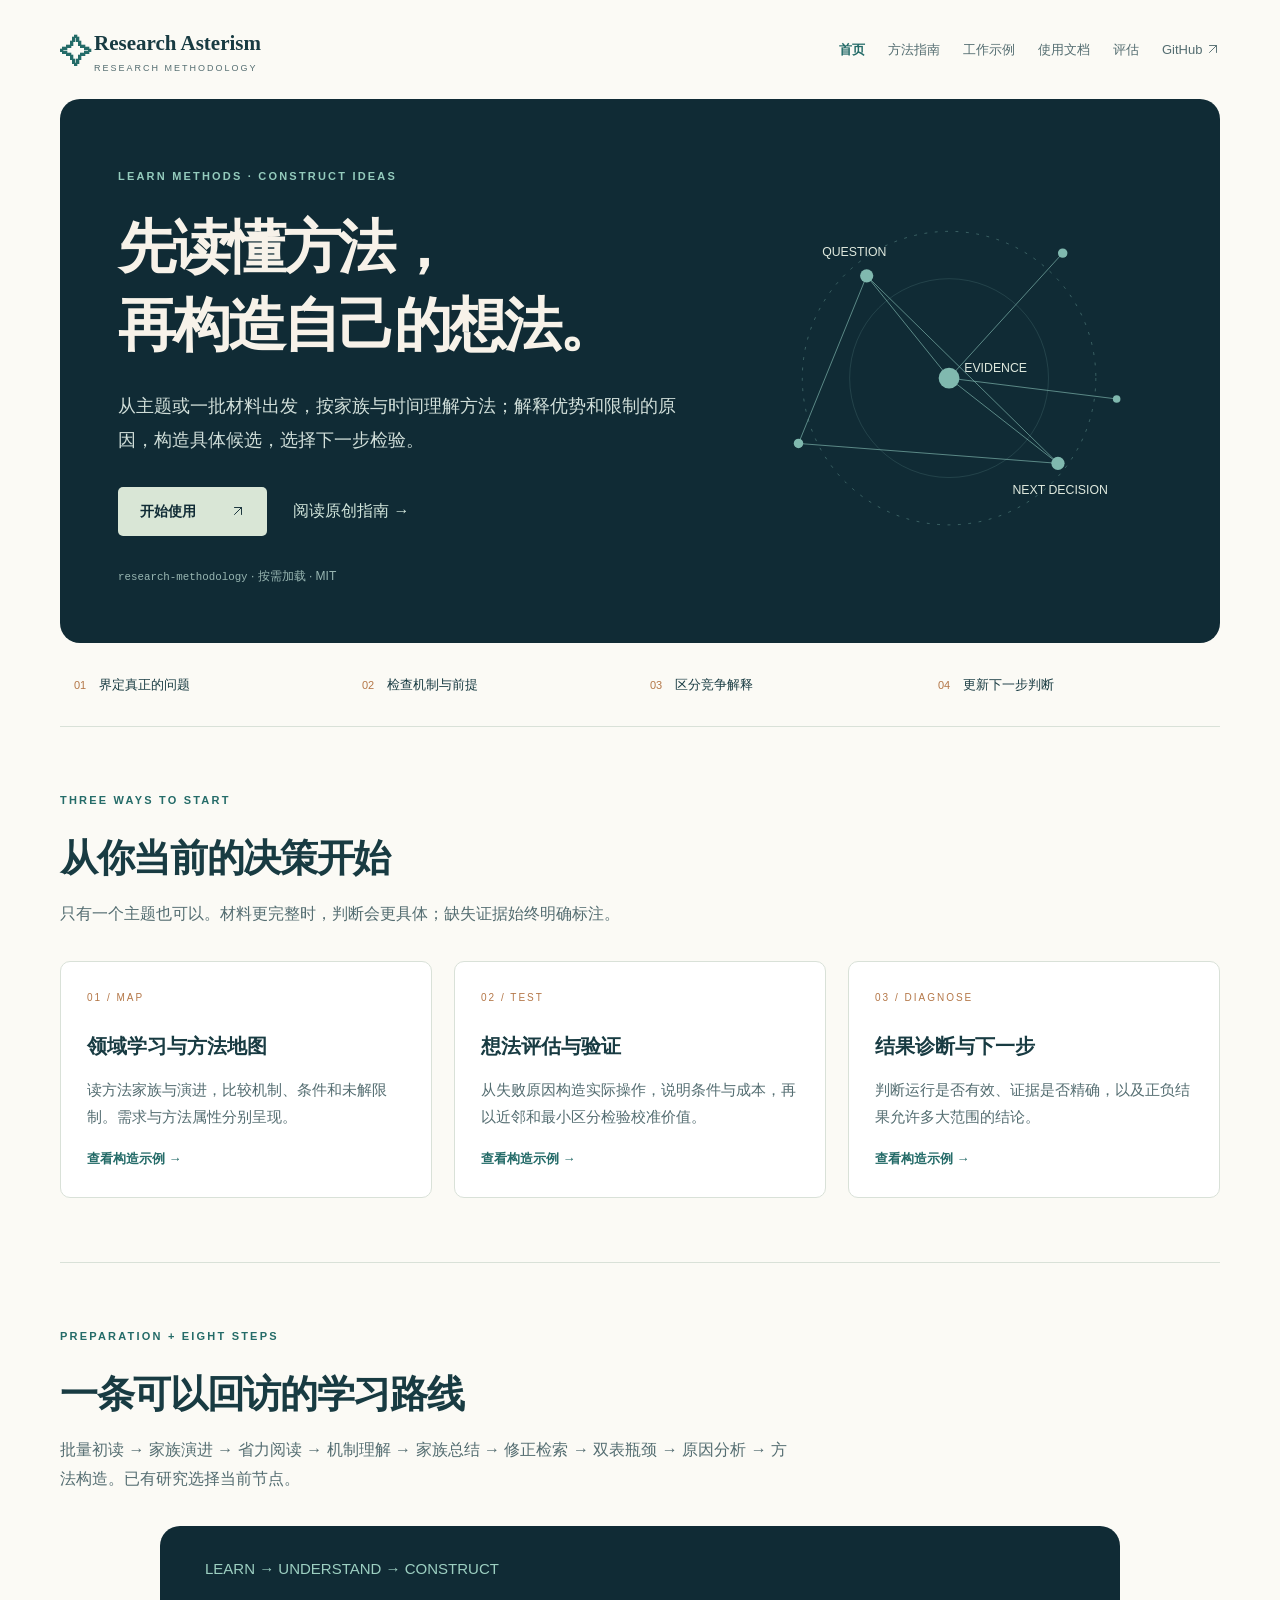
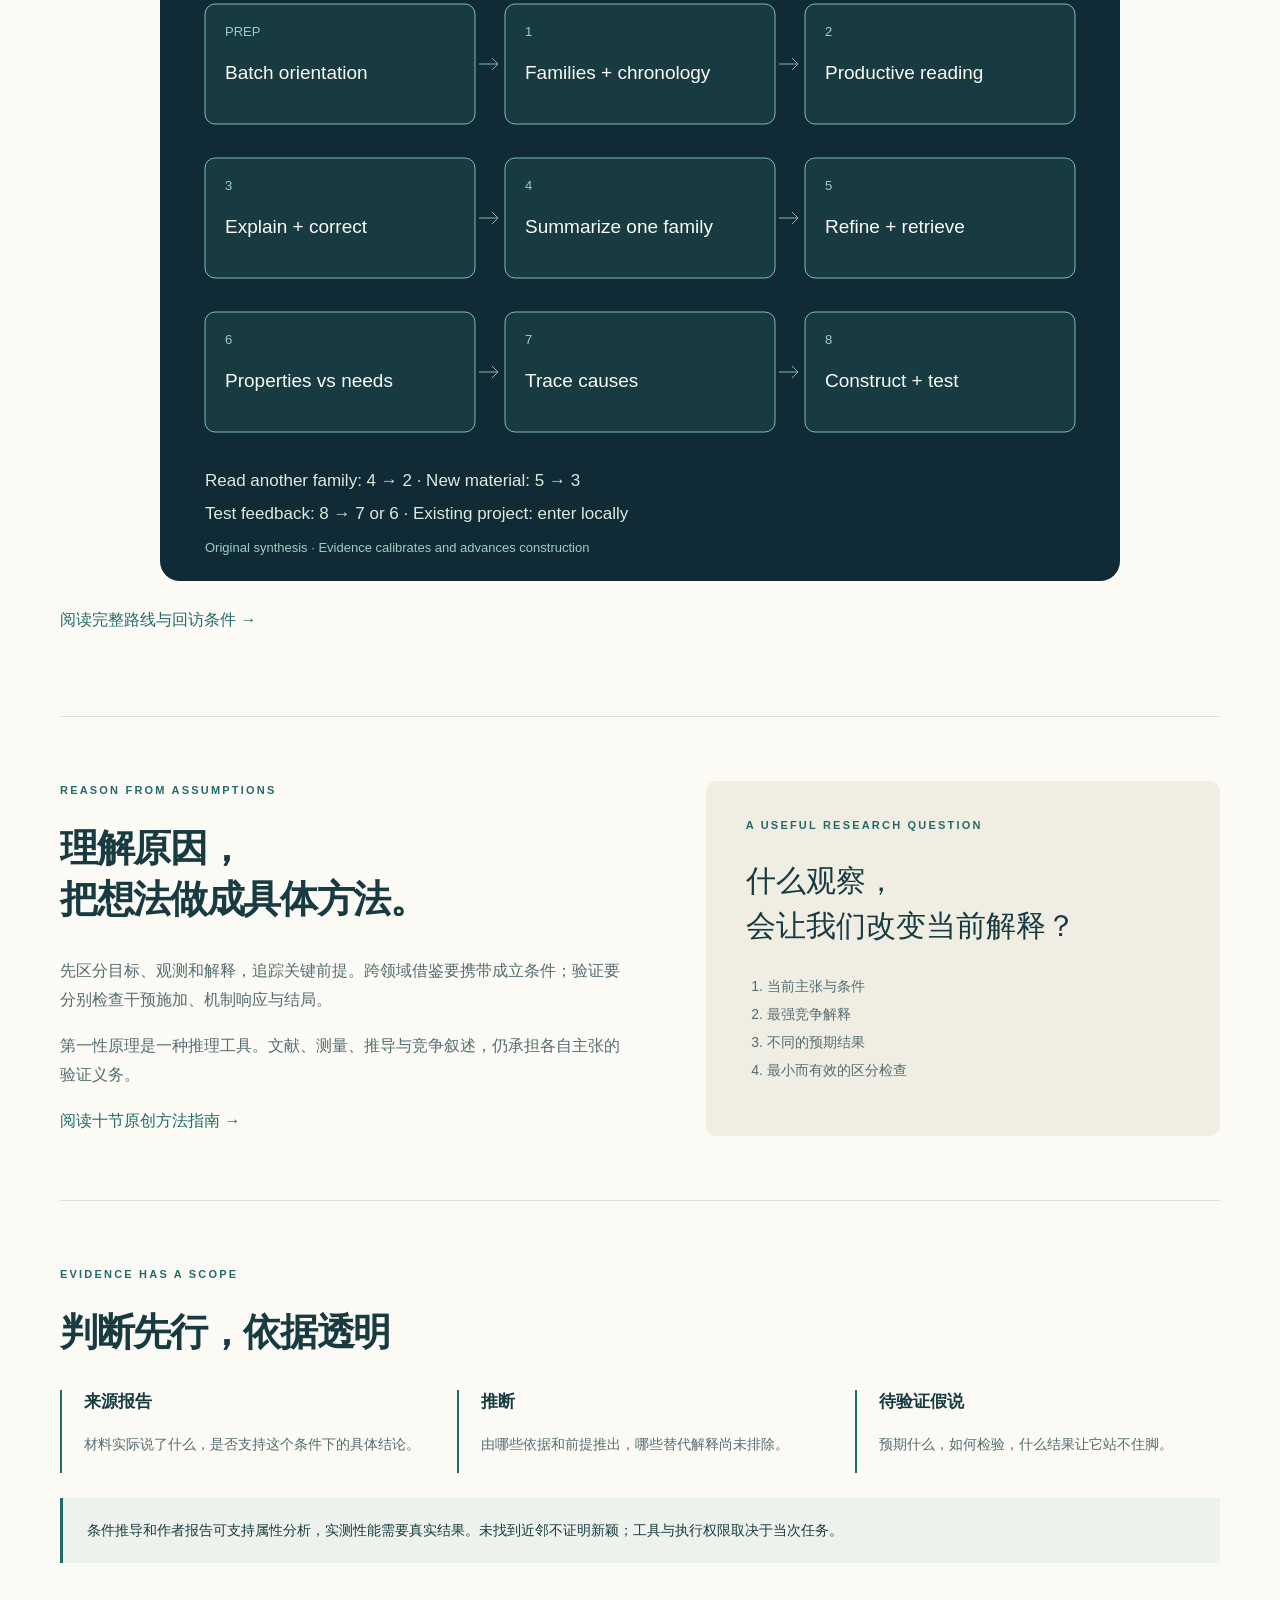
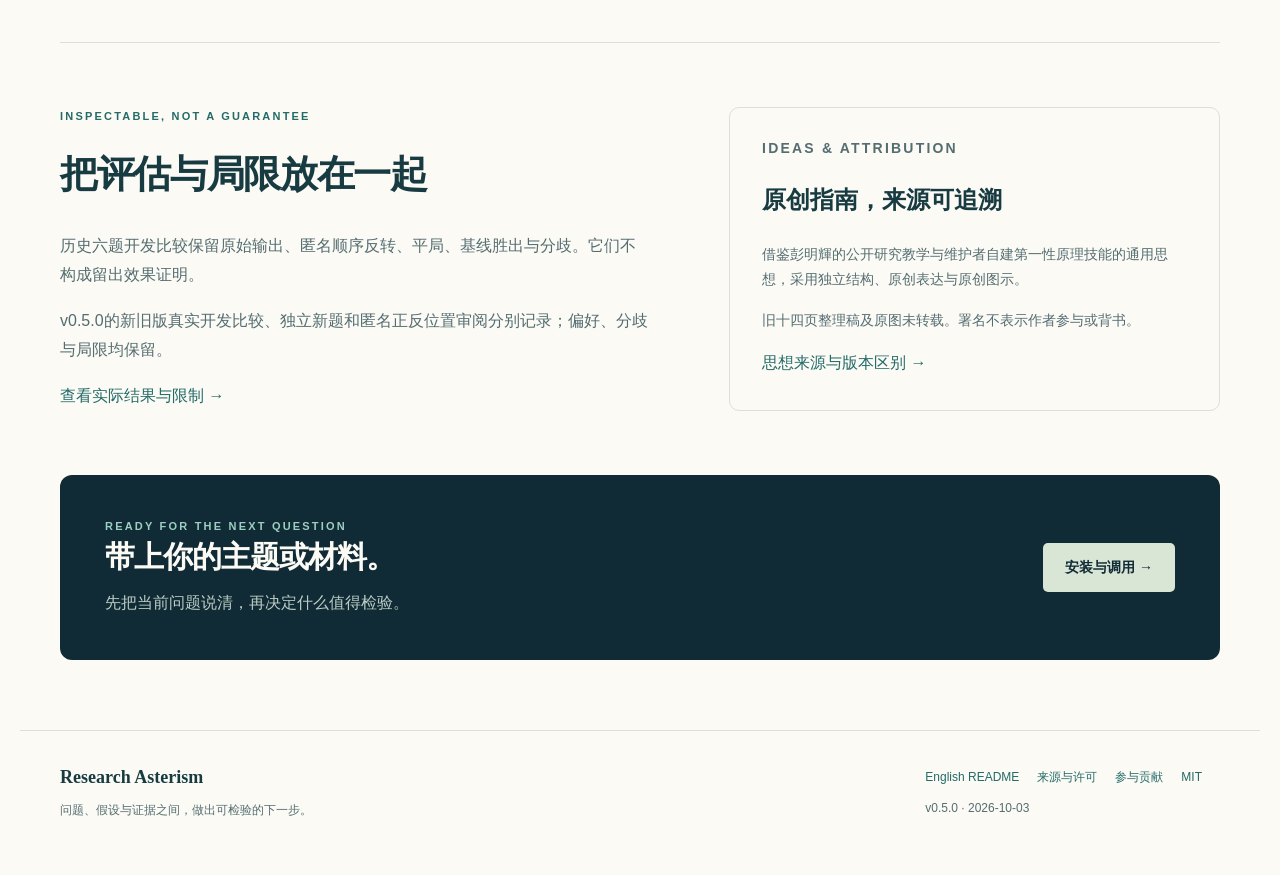
<file: index.html>
<!doctype html><html lang="zh-CN"><head><meta charset="utf-8"><meta name="viewport" content="width=device-width,initial-scale=1"><meta http-equiv="refresh" content="0;url=site/"><title>Research Asterism · 本地科研方法修订</title></head><body><a href="site/">研究问题、方法比较与证据评估</a></body></html>
</file>
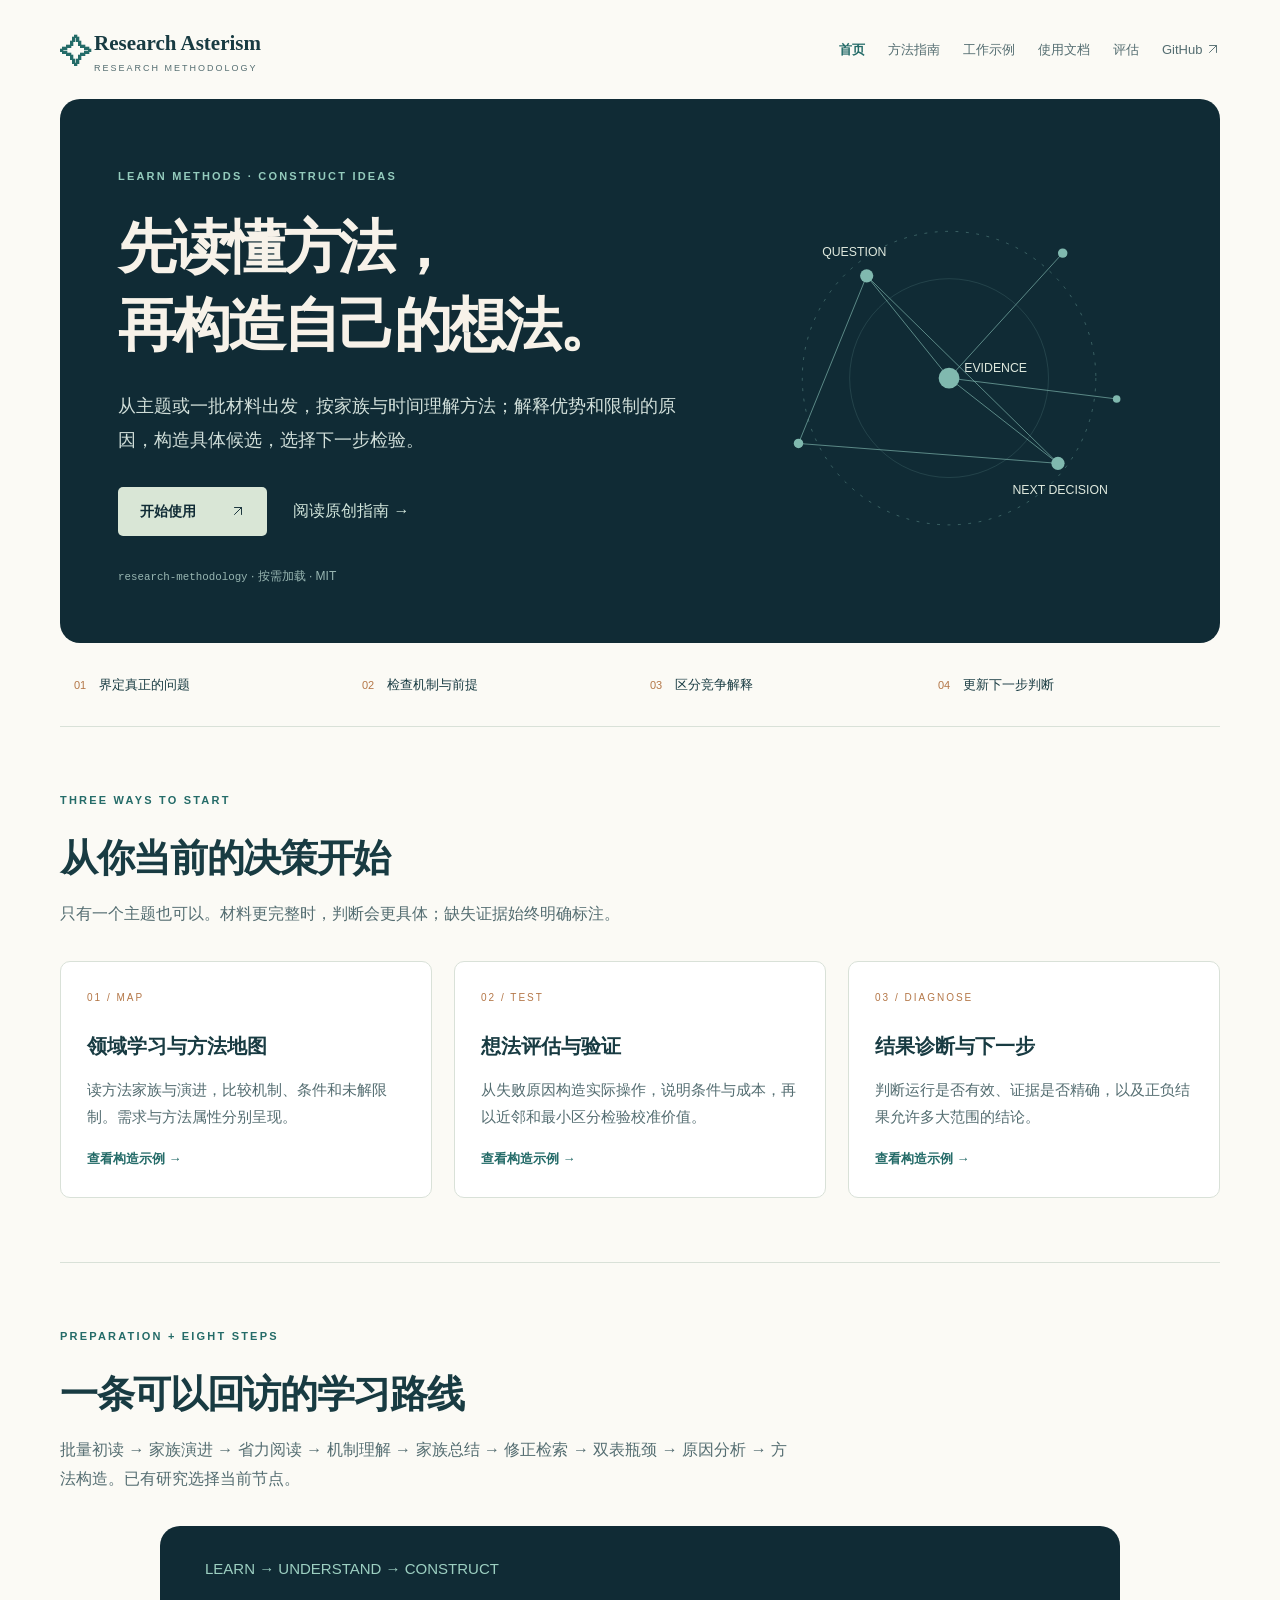
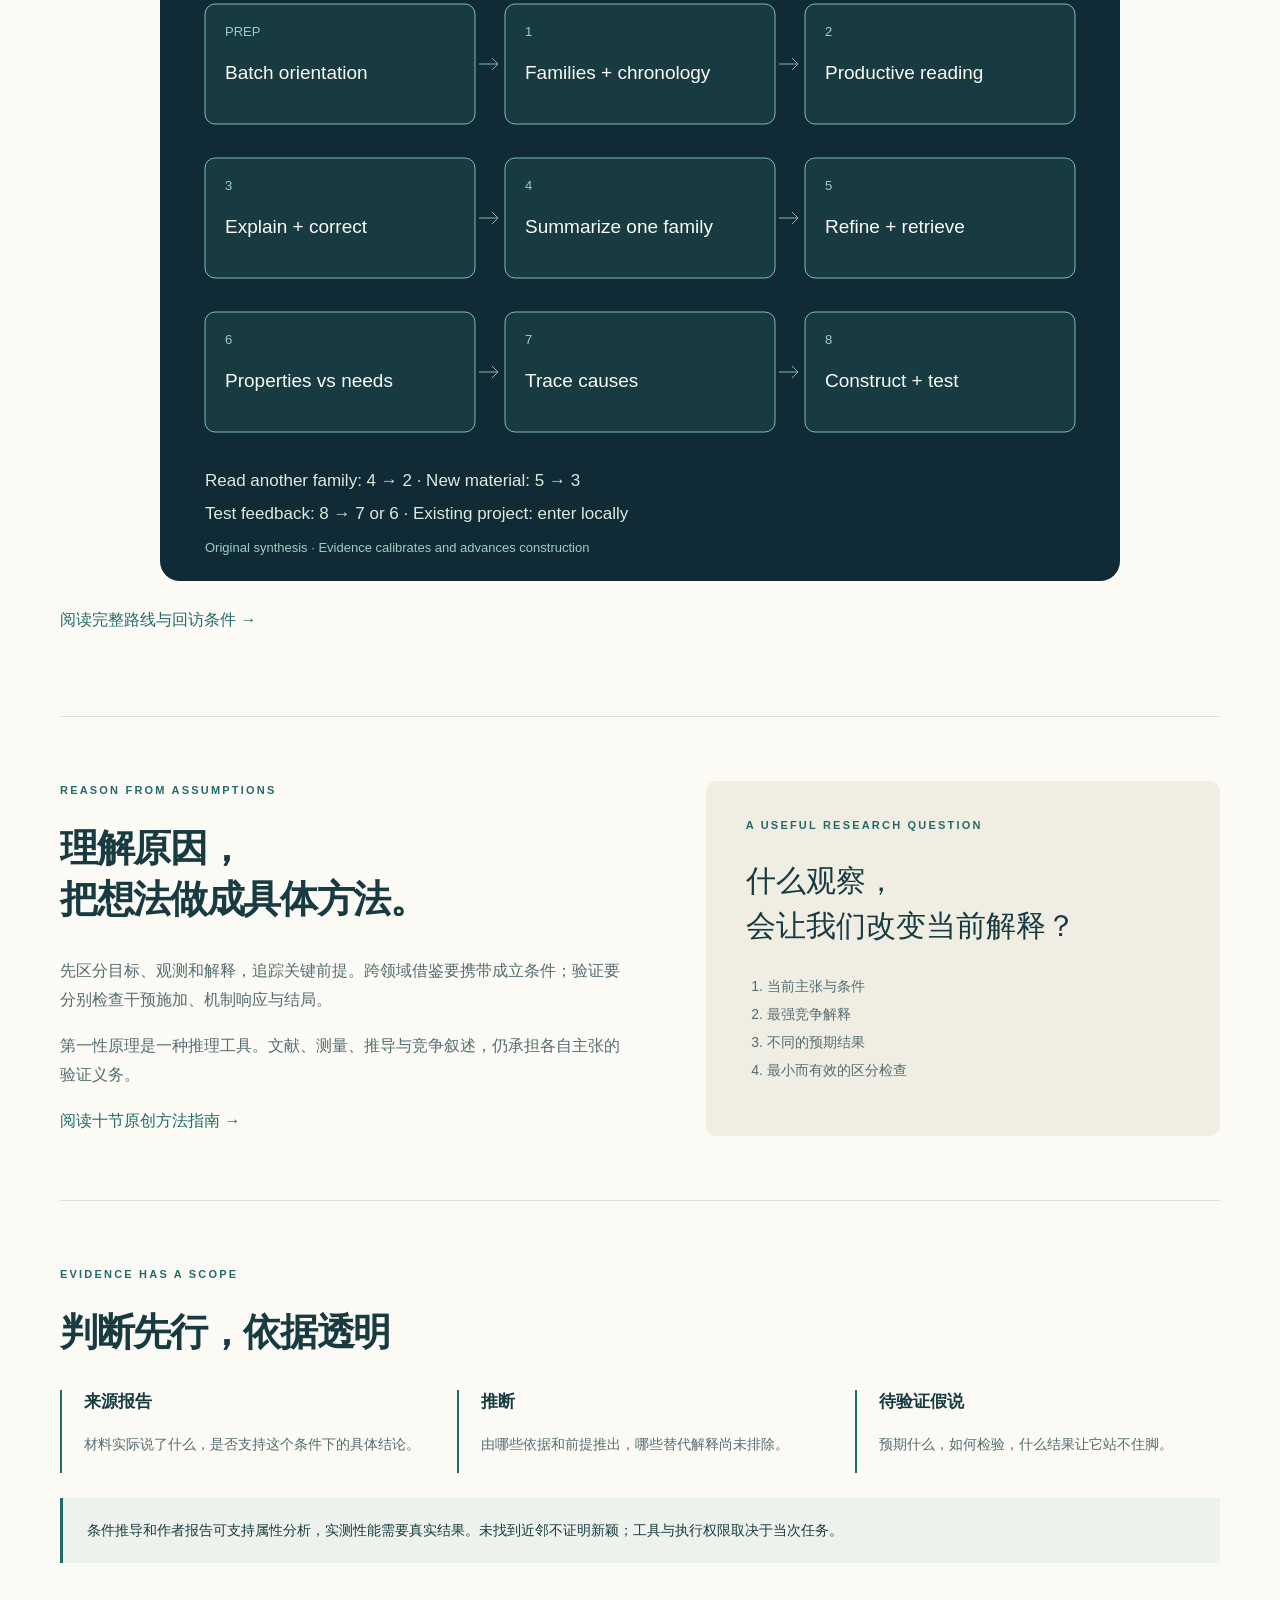
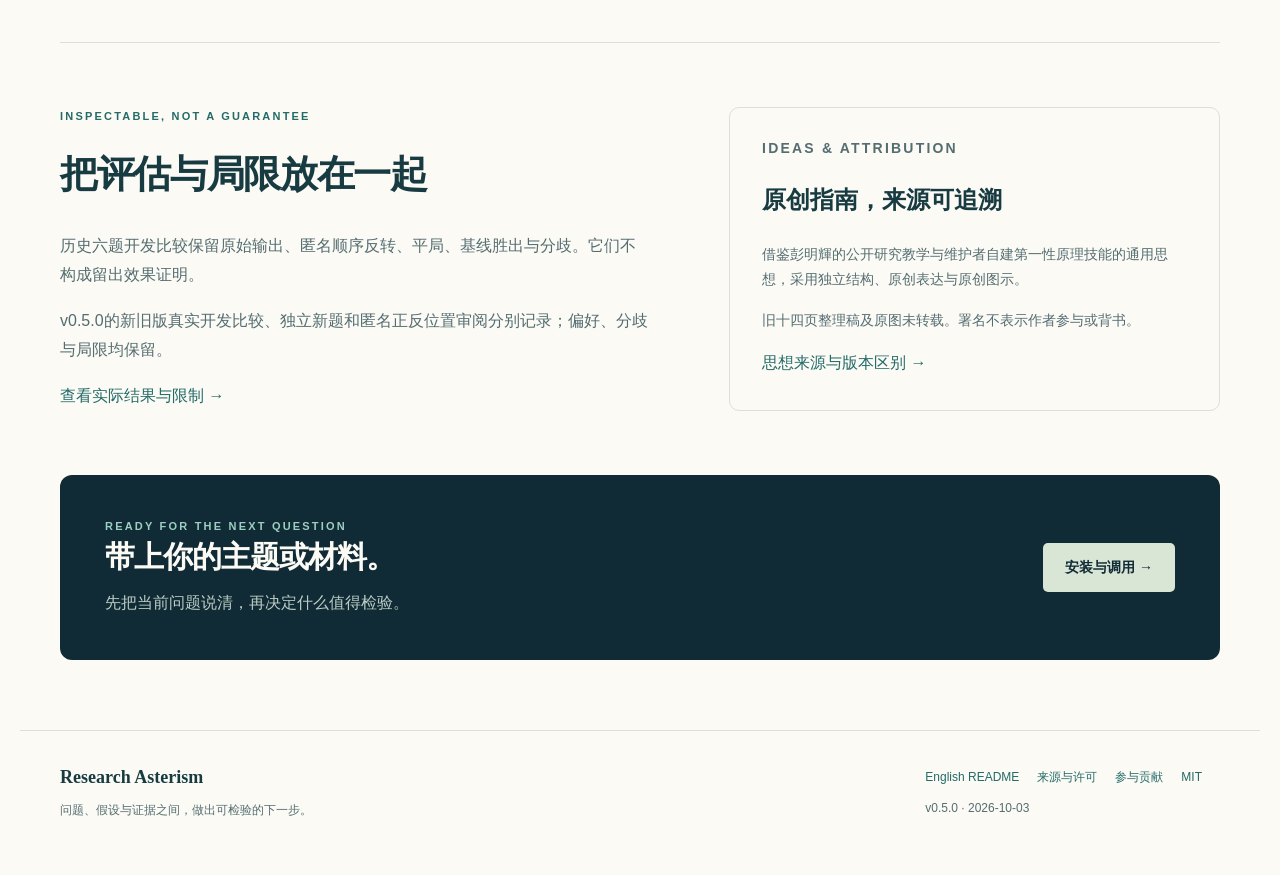
<file: site/index.html>
<!doctype html><html lang="zh-CN"><head><meta charset="utf-8"><meta name="viewport" content="width=device-width,initial-scale=1"><meta name="description" content="原创科研判断指南与 research-methodology 技能：问题拆解、方法比较、竞争解释与证据评估。"><title>研究问题、方法比较与证据评估 · Research Asterism</title><link rel="icon" href="icon.svg" type="image/svg+xml"><link rel="stylesheet" href="styles.css"><script src="app.js" defer></script></head><body><a class="skip-link" href="#main">跳至正文</a><header class="masthead"><a class="brand" href="index.html"><span class="brand-mark" aria-hidden="true">✧</span>Research Asterism<small>RESEARCH METHODOLOGY</small></a><nav aria-label="站点导航"><a href="index.html" aria-current="page">首页</a><a href="handbook.html">方法指南</a><a href="workflows.html">工作示例</a><a href="docs.html">使用文档</a><a href="evaluation.html">评估</a><a href="https://github.com/Ash-end/research-asterism">GitHub <svg class="icon" viewBox="0 0 24 24" aria-hidden="true"><path d="M6 18 18 6M6 6h12v12"/></svg></a></nav></header><main id="main">
<section class="hero"><div class="hero-copy"><p class="eyebrow">LEARN METHODS · CONSTRUCT IDEAS</p><h1>先读懂方法，<br>再构造自己的想法。</h1><p class="lead">从主题或一批材料出发，按家族与时间理解方法；解释优势和限制的原因，构造具体候选，选择下一步检验。</p><div class="actions"><a class="button" href="docs.html#install">开始使用 <span><svg class="icon" viewBox="0 0 24 24" aria-hidden="true"><path d="M6 18 18 6M6 6h12v12"/></svg></span></a><a class="text-link" href="handbook.html">阅读原创指南 →</a></div><p class="hero-note"><code>research-methodology</code> · 按需加载 · MIT</p></div><div class="hero-art" aria-hidden="true"><svg viewBox="0 0 450 410"><g fill="none" stroke="currentColor"><circle cx="225" cy="205" r="155" stroke-dasharray="3 8" opacity=".4"/><circle cx="225" cy="205" r="105" opacity=".18"/><path d="M66 274 138 97 225 205 345 73M138 97 340 295 225 205 402 227M66 274 340 295" opacity=".7"/></g><g fill="currentColor"><circle cx="66" cy="274" r="5"/><circle cx="138" cy="97" r="7"/><circle cx="225" cy="205" r="11"/><circle cx="345" cy="73" r="5"/><circle cx="340" cy="295" r="7"/><circle cx="402" cy="227" r="4"/></g><g fill="#dfe9de" font-size="13" font-family="Segoe UI,Arial"><text x="91" y="76">QUESTION</text><text x="241" y="199">EVIDENCE</text><text x="292" y="327">NEXT DECISION</text></g></svg></div></section>
<section class="intro-strip"><p><span>01</span> 界定真正的问题</p><p><span>02</span> 检查机制与前提</p><p><span>03</span> 区分竞争解释</p><p><span>04</span> 更新下一步判断</p></section>
<section class="section" id="modes"><div class="section-heading"><p class="eyebrow">THREE WAYS TO START</p><h2>从你当前的决策开始</h2><p>只有一个主题也可以。材料更完整时，判断会更具体；缺失证据始终明确标注。</p></div><div class="cards"><article><span class="number">01 / MAP</span><h3>领域学习与方法地图</h3><p>读方法家族与演进，比较机制、条件和未解限制。需求与方法属性分别呈现。</p><a href="workflows.html#map">查看构造示例 →</a></article><article><span class="number">02 / TEST</span><h3>想法评估与验证</h3><p>从失败原因构造实际操作，说明条件与成本，再以近邻和最小区分检验校准价值。</p><a href="workflows.html#idea">查看构造示例 →</a></article><article><span class="number">03 / DIAGNOSE</span><h3>结果诊断与下一步</h3><p>判断运行是否有效、证据是否精确，以及正负结果允许多大范围的结论。</p><a href="workflows.html#result">查看构造示例 →</a></article></div></section>
<section class="section"><div class="section-heading"><p class="eyebrow">PREPARATION + EIGHT STEPS</p><h2>一条可以回访的学习路线</h2><p>批量初读 → 家族演进 → 省力阅读 → 机制理解 → 家族总结 → 修正检索 → 双表瓶颈 → 原因分析 → 方法构造。已有研究选择当前节点。</p></div><ol class="mobile-route"><li>准备：问题与批量初读</li><li>1 家族和时间演进</li><li>2 省力阅读路线</li><li>3 理解机制，核对修正</li><li>4 总结一家族</li><li>5 修正问题与检索</li><li>6 双表与具体瓶颈</li><li>7 原因与条件分析</li><li>8 构造方法与最小检验</li></ol><img class="workflow-art" src="../assets/workflow.svg" alt="准备与八步：从批量阅读到具体方法构造；新材料回到理解，验证反馈回到原因或需求。"><p><a href="handbook.html">阅读完整路线与回访条件 →</a></p></section><section class="section guide-feature"><div><p class="eyebrow">REASON FROM ASSUMPTIONS</p><h2>理解原因，<br>把想法做成具体方法。</h2><p>先区分目标、观测和解释，追踪关键前提。跨领域借鉴要携带成立条件；验证要分别检查干预施加、机制响应与结局。</p><p>第一性原理是一种推理工具。文献、测量、推导与竞争叙述，仍承担各自主张的验证义务。</p><a class="text-link" href="handbook.html">阅读十节原创方法指南 →</a></div><div class="reason-card"><p class="eyebrow">A USEFUL RESEARCH QUESTION</p><blockquote>什么观察，<br>会让我们改变当前解释？</blockquote><ol><li>当前主张与条件</li><li>最强竞争解释</li><li>不同的预期结果</li><li>最小而有效的区分检查</li></ol></div></section>
<section class="section"><div class="section-heading"><p class="eyebrow">EVIDENCE HAS A SCOPE</p><h2>判断先行，依据透明</h2></div><div class="boundary-grid"><div><h3>来源报告</h3><p>材料实际说了什么，是否支持这个条件下的具体结论。</p></div><div><h3>推断</h3><p>由哪些依据和前提推出，哪些替代解释尚未排除。</p></div><div><h3>待验证假说</h3><p>预期什么，如何检验，什么结果让它站不住脚。</p></div></div><p class="note">条件推导和作者报告可支持属性分析，实测性能需要真实结果。未找到近邻不证明新颖；工具与执行权限取决于当次任务。</p></section>
<section class="section split-section"><div><p class="eyebrow">INSPECTABLE, NOT A GUARANTEE</p><h2>把评估与局限放在一起</h2><p>历史六题开发比较保留原始输出、匿名顺序反转、平局、基线胜出与分歧。它们不构成留出效果证明。</p><p>v0.5.0的新旧版真实开发比较、独立新题和匿名正反位置审阅分别记录；偏好、分歧与局限均保留。</p><a class="text-link" href="evaluation.html">查看实际结果与限制 →</a></div><aside class="source-card"><p class="eyebrow">IDEAS & ATTRIBUTION</p><h3>原创指南，来源可追溯</h3><p>借鉴彭明輝的公开研究教学与维护者自建第一性原理技能的通用思想，采用独立结构、原创表达与原创图示。</p><p>旧十四页整理稿及原图未转载。署名不表示作者参与或背书。</p><a href="handbook.html#sources">思想来源与版本区别 →</a></aside></section>
<section class="start-band"><div><p class="eyebrow">READY FOR THE NEXT QUESTION</p><h2>带上你的主题或材料。</h2><p>先把当前问题说清，再决定什么值得检验。</p></div><a class="button" href="docs.html#install">安装与调用 →</a></section>
</main><footer class="footer"><div><strong>Research Asterism</strong><p>问题、假设与证据之间，做出可检验的下一步。</p></div><div><a href="../README.md">English README</a><a href="../SOURCES.md">来源与许可</a><a href="../CONTRIBUTING.md">参与贡献</a><a href="../LICENSE">MIT</a><p id="release-status">v0.5.0 · 2026-10-03</p></div></footer></body></html>
</file>
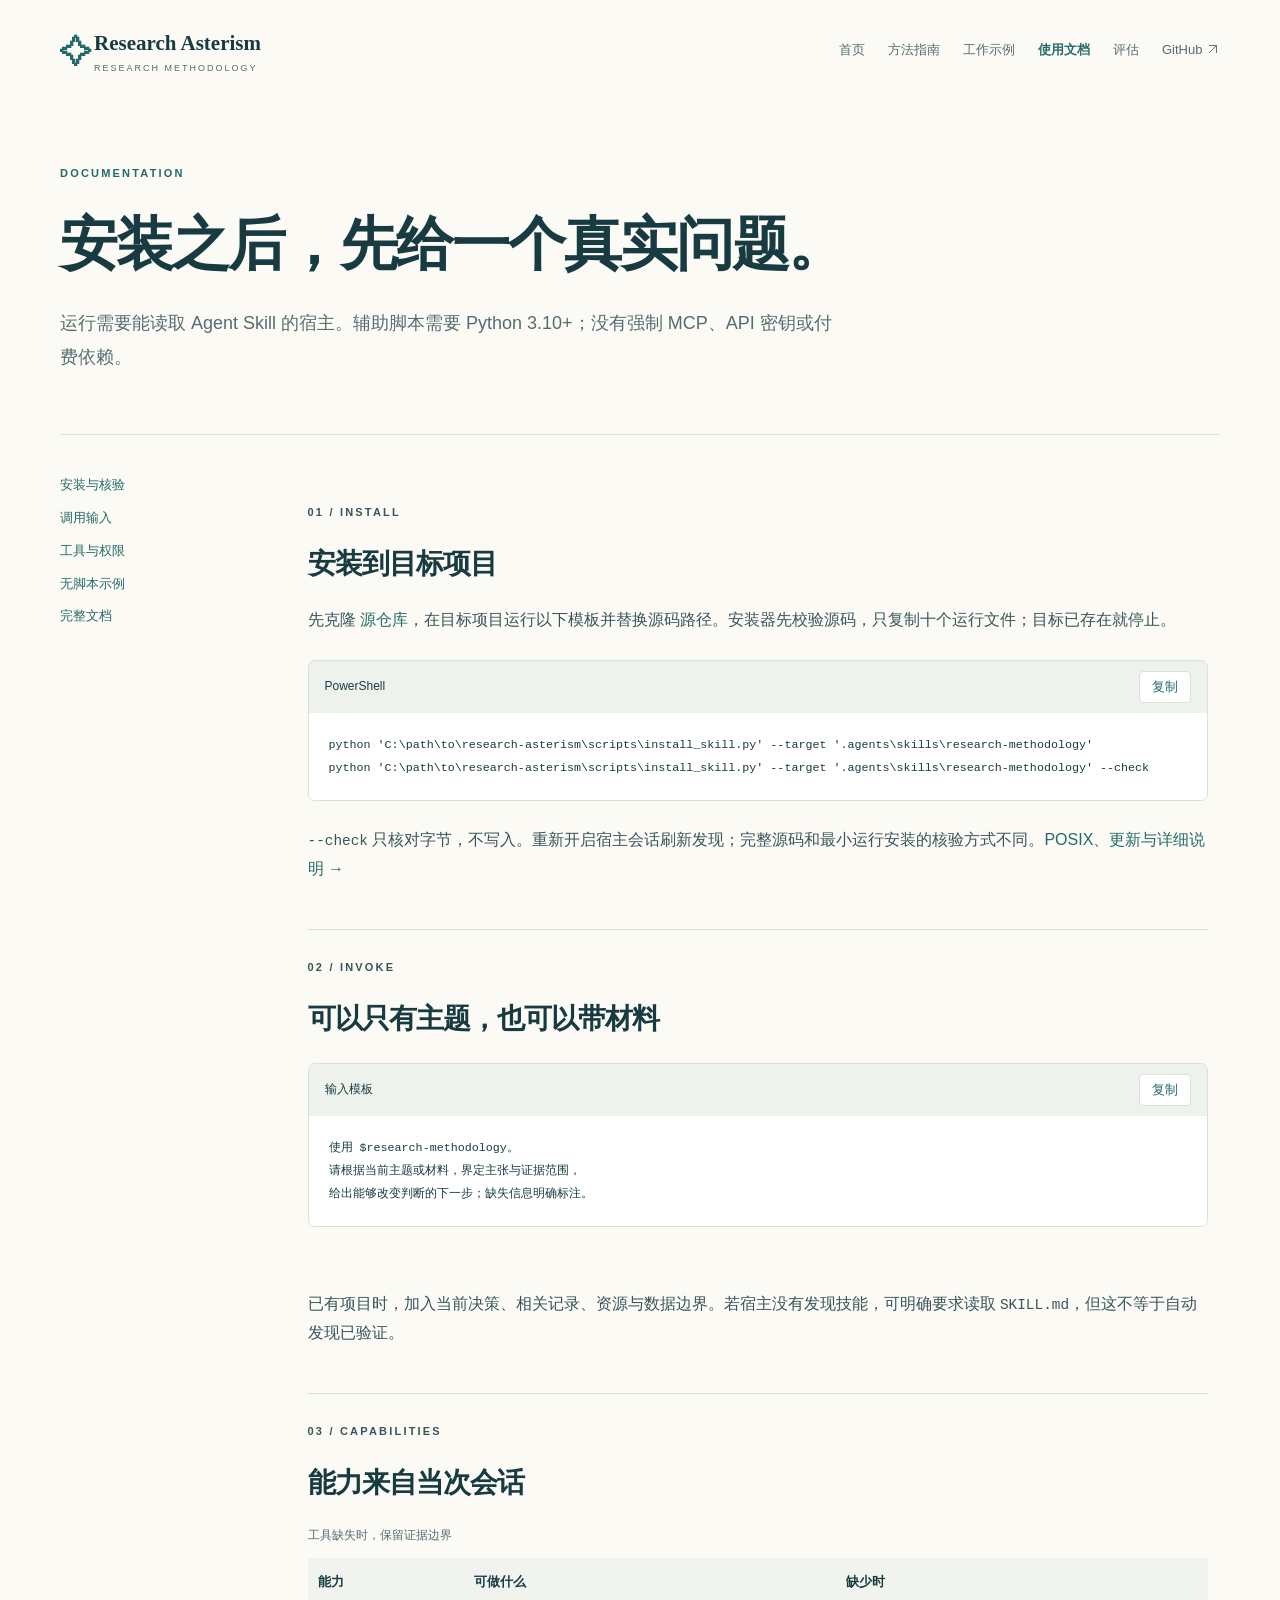
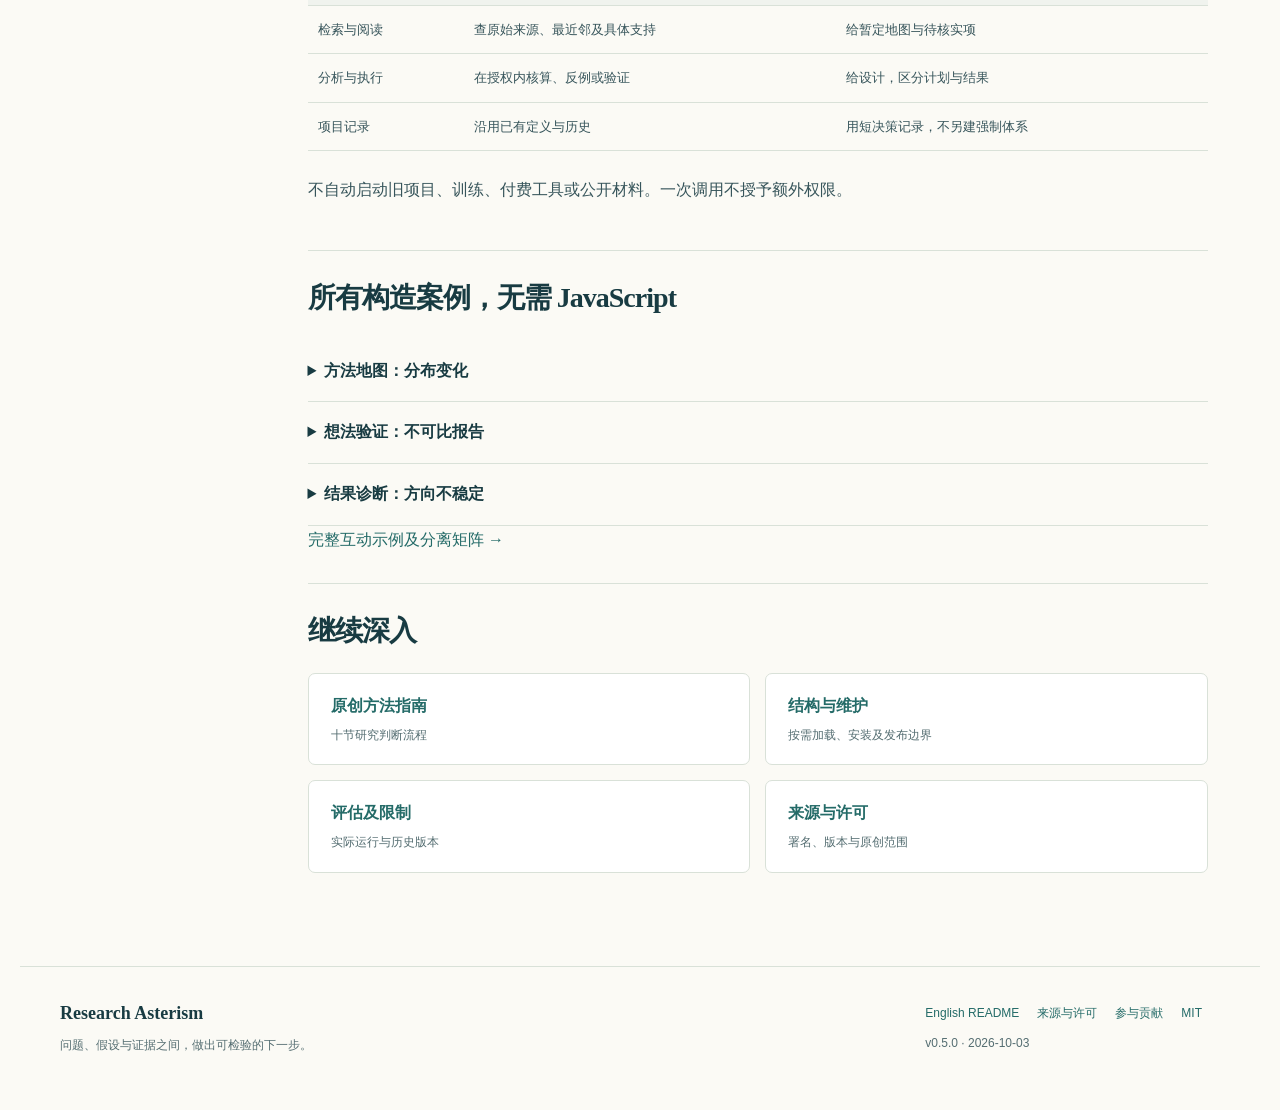
<file: site/docs.html>
<!doctype html><html lang="zh-CN"><head><meta charset="utf-8"><meta name="viewport" content="width=device-width,initial-scale=1"><meta name="description" content="原创科研判断指南与 research-methodology 技能：问题拆解、方法比较、竞争解释与证据评估。"><title>安装、调用与文档索引 · Research Asterism</title><link rel="icon" href="icon.svg" type="image/svg+xml"><link rel="stylesheet" href="styles.css"><script src="app.js" defer></script></head><body><a class="skip-link" href="#main">跳至正文</a><header class="masthead"><a class="brand" href="index.html"><span class="brand-mark" aria-hidden="true">✧</span>Research Asterism<small>RESEARCH METHODOLOGY</small></a><nav aria-label="站点导航"><a href="index.html">首页</a><a href="handbook.html">方法指南</a><a href="workflows.html">工作示例</a><a href="docs.html" aria-current="page">使用文档</a><a href="evaluation.html">评估</a><a href="https://github.com/Ash-end/research-asterism">GitHub <svg class="icon" viewBox="0 0 24 24" aria-hidden="true"><path d="M6 18 18 6M6 6h12v12"/></svg></a></nav></header><main id="main"><section class="page-heading"><p class="eyebrow">DOCUMENTATION</p><h1>安装之后，先给一个真实问题。</h1><p class="lead">运行需要能读取 Agent Skill 的宿主。辅助脚本需要 Python 3.10+；没有强制 MCP、API 密钥或付费依赖。</p></section><div class="docs-layout"><aside class="contents"><a href="#install">安装与核验</a><a href="#invoke">调用输入</a><a href="#capabilities">工具与权限</a><a href="#examples">无脚本示例</a><a href="#library">完整文档</a></aside><div class="reading-column"><section id="install"><p class="eyebrow">01 / INSTALL</p><h2>安装到目标项目</h2><p>先克隆 <a href="https://github.com/Ash-end/research-asterism">源仓库</a>，在目标项目运行以下模板并替换源码路径。安装器先校验源码，只复制十个运行文件；目标已存在就停止。</p><div class="code-box"><div><span>PowerShell</span><button data-copy="install-code">复制</button></div><pre><code id="install-code">python &#x27;C:\path\to\research-asterism\scripts\install_skill.py&#x27; --target &#x27;.agents\skills\research-methodology&#x27;
python &#x27;C:\path\to\research-asterism\scripts\install_skill.py&#x27; --target &#x27;.agents\skills\research-methodology&#x27; --check</code></pre></div><p><code>--check</code> 只核对字节，不写入。重新开启宿主会话刷新发现；完整源码和最小运行安装的核验方式不同。<a href="../docs/GETTING-STARTED.md">POSIX、更新与详细说明 →</a></p></section><section id="invoke"><p class="eyebrow">02 / INVOKE</p><h2>可以只有主题，也可以带材料</h2><div class="code-box"><div><span>输入模板</span><button data-copy="prompt-code">复制</button></div><pre><code id="prompt-code">使用 $research-methodology。
请根据当前主题或材料，界定主张与证据范围，
给出能够改变判断的下一步；缺失信息明确标注。</code></pre></div><p id="copy-status" role="status" aria-live="polite"></p><p>已有项目时，加入当前决策、相关记录、资源与数据边界。若宿主没有发现技能，可明确要求读取 <code>SKILL.md</code>，但这不等于自动发现已验证。</p></section><section id="capabilities"><p class="eyebrow">03 / CAPABILITIES</p><h2>能力来自当次会话</h2><table><caption>工具缺失时，保留证据边界</caption><thead><tr><th>能力</th><th>可做什么</th><th>缺少时</th></tr></thead><tbody><tr><td>检索与阅读</td><td>查原始来源、最近邻及具体支持</td><td>给暂定地图与待核实项</td></tr><tr><td>分析与执行</td><td>在授权内核算、反例或验证</td><td>给设计，区分计划与结果</td></tr><tr><td>项目记录</td><td>沿用已有定义与历史</td><td>用短决策记录，不另建强制体系</td></tr></tbody></table><p>不自动启动旧项目、训练、付费工具或公开材料。一次调用不授予额外权限。</p></section><section id="examples"><h2>所有构造案例，无需 JavaScript</h2><details><summary>方法地图：分布变化</summary><p>先界定目标群体与信息时点。方法假设不是实测成绩，当前无性能数据，不能排名。</p></details><details><summary>想法验证：不可比报告</summary><p>内部区分能力与外部校准不是同一目标量。先查报告支持，再设计匹配对照，不由不同协议宣称优越。</p></details><details><summary>结果诊断：方向不稳定</summary><p>分清独立制备单位与重复读数，检查干预与测量。证据不足不等于等效，也不等于方向不可能。</p></details><a href="workflows.html">完整互动示例及分离矩阵 →</a></section><section id="library"><h2>继续深入</h2><div class="doc-links"><a href="handbook.html"><strong>原创方法指南</strong><span>十节研究判断流程</span></a><a href="../docs/ARCHITECTURE.md"><strong>结构与维护</strong><span>按需加载、安装及发布边界</span></a><a href="evaluation.html"><strong>评估及限制</strong><span>实际运行与历史版本</span></a><a href="../SOURCES.md"><strong>来源与许可</strong><span>署名、版本与原创范围</span></a></div></section></div></div></main><footer class="footer"><div><strong>Research Asterism</strong><p>问题、假设与证据之间，做出可检验的下一步。</p></div><div><a href="../README.md">English README</a><a href="../SOURCES.md">来源与许可</a><a href="../CONTRIBUTING.md">参与贡献</a><a href="../LICENSE">MIT</a><p id="release-status">v0.5.0 · 2026-10-03</p></div></footer></body></html>
</file>
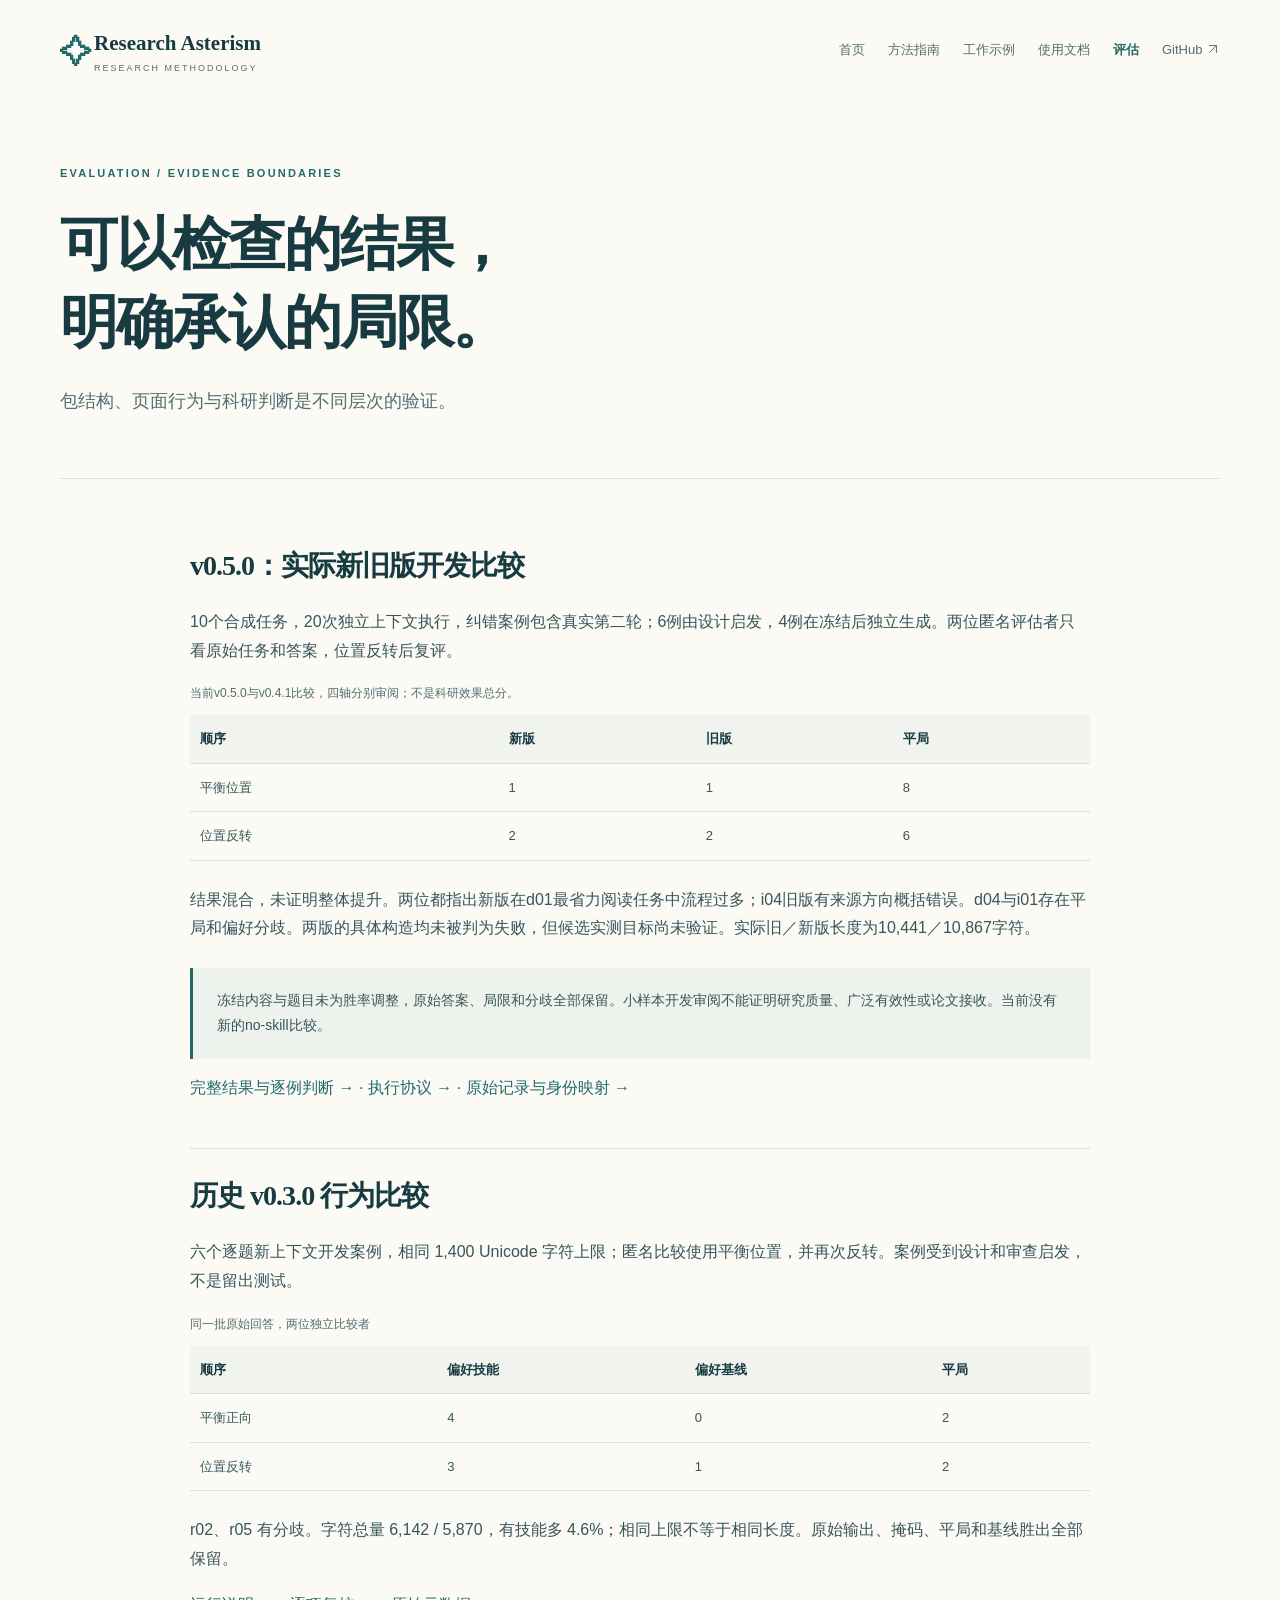
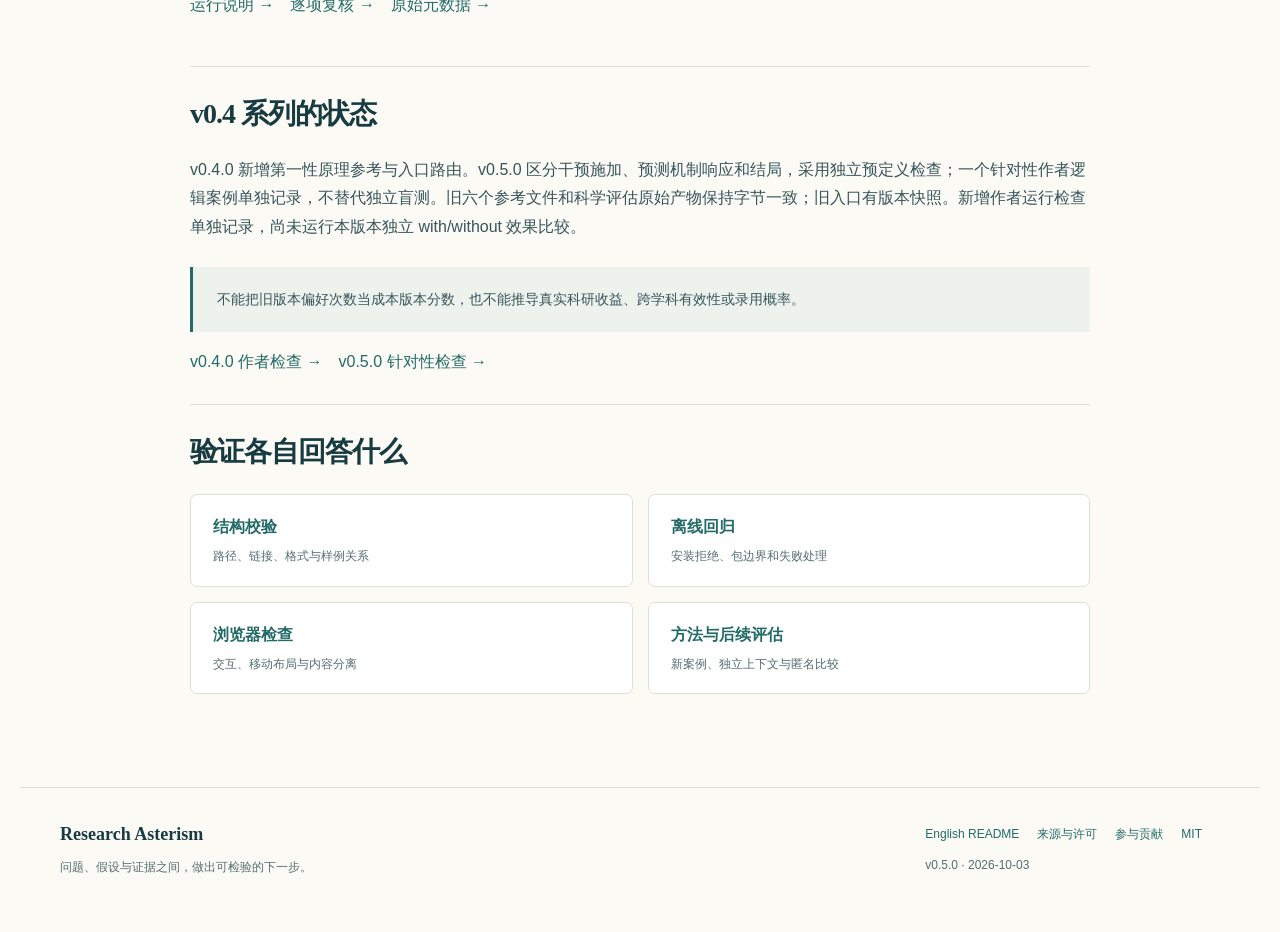
<file: site/evaluation.html>
<!doctype html><html lang="zh-CN"><head><meta charset="utf-8"><meta name="viewport" content="width=device-width,initial-scale=1"><meta name="description" content="原创科研判断指南与 research-methodology 技能：问题拆解、方法比较、竞争解释与证据评估。"><title>实际评估、版本与局限 · Research Asterism</title><link rel="icon" href="icon.svg" type="image/svg+xml"><link rel="stylesheet" href="styles.css"><script src="app.js" defer></script></head><body><a class="skip-link" href="#main">跳至正文</a><header class="masthead"><a class="brand" href="index.html"><span class="brand-mark" aria-hidden="true">✧</span>Research Asterism<small>RESEARCH METHODOLOGY</small></a><nav aria-label="站点导航"><a href="index.html">首页</a><a href="handbook.html">方法指南</a><a href="workflows.html">工作示例</a><a href="docs.html">使用文档</a><a href="evaluation.html" aria-current="page">评估</a><a href="https://github.com/Ash-end/research-asterism">GitHub <svg class="icon" viewBox="0 0 24 24" aria-hidden="true"><path d="M6 18 18 6M6 6h12v12"/></svg></a></nav></header><main id="main"><section class="page-heading"><p class="eyebrow">EVALUATION / EVIDENCE BOUNDARIES</p><h1>可以检查的结果，<br>明确承认的局限。</h1><p class="lead">包结构、页面行为与科研判断是不同层次的验证。</p></section><div class="reading-column"><section><h2>v0.5.0：实际新旧版开发比较</h2><p>10个合成任务，20次独立上下文执行，纠错案例包含真实第二轮；6例由设计启发，4例在冻结后独立生成。两位匿名评估者只看原始任务和答案，位置反转后复评。</p><table><caption>当前v0.5.0与v0.4.1比较，四轴分别审阅；不是科研效果总分。</caption><thead><tr><th>顺序</th><th>新版</th><th>旧版</th><th>平局</th></tr></thead><tbody><tr><td>平衡位置</td><td>1</td><td>1</td><td>8</td></tr><tr><td>位置反转</td><td>2</td><td>2</td><td>6</td></tr></tbody></table><p>结果混合，未证明整体提升。两位都指出新版在d01最省力阅读任务中流程过多；i04旧版有来源方向概括错误。d04与i01存在平局和偏好分歧。两版的具体构造均未被判为失败，但候选实测目标尚未验证。实际旧／新版长度为10,441／10,867字符。</p><p class="note">冻结内容与题目未为胜率调整，原始答案、局限和分歧全部保留。小样本开发审阅不能证明研究质量、广泛有效性或论文接收。当前没有新的no-skill比较。</p><p><a href="../evals/v0.5.0/RESULTS.md">完整结果与逐例判断 →</a> · <a href="../evals/v0.5.0/PROTOCOL.md">执行协议 →</a> · <a href="../evals/v0.5.0/run.json">原始记录与身份映射 →</a></p></section><section><h2>历史 v0.3.0 行为比较</h2><p>六个逐题新上下文开发案例，相同 1,400 Unicode 字符上限；匿名比较使用平衡位置，并再次反转。案例受到设计和审查启发，不是留出测试。</p><table><caption>同一批原始回答，两位独立比较者</caption><thead><tr><th>顺序</th><th>偏好技能</th><th>偏好基线</th><th>平局</th></tr></thead><tbody><tr><td>平衡正向</td><td>4</td><td>0</td><td>2</td></tr><tr><td>位置反转</td><td>3</td><td>1</td><td>2</td></tr></tbody></table><p>r02、r05 有分歧。字符总量 6,142 / 5,870，有技能多 4.6%；相同上限不等于相同长度。原始输出、掩码、平局和基线胜出全部保留。</p><p><a href="../evals/SCIENTIFIC-RUN.md">运行说明 →</a>　<a href="../evals/SCIENTIFIC-REVIEW.md">逐项复核 →</a>　<a href="../evals/results/scientific-run.json">原始元数据 →</a></p></section><section><h2>v0.4 系列的状态</h2><p>v0.4.0 新增第一性原理参考与入口路由。v0.5.0 区分干预施加、预测机制响应和结局，采用独立预定义检查；一个针对性作者逻辑案例单独记录，不替代独立盲测。旧六个参考文件和科学评估原始产物保持字节一致；旧入口有版本快照。新增作者运行检查单独记录，尚未运行本版本独立 with/without 效果比较。</p><p class="note">不能把旧版本偏好次数当成本版本分数，也不能推导真实科研收益、跨学科有效性或录用概率。</p><a href="../evals/FIRST-PRINCIPLES-REVIEW.md">v0.4.0 作者检查 →</a>　<a href="../evals/INTERVENTION-CHAIN-REVIEW.md">v0.5.0 针对性检查 →</a></section><section><h2>验证各自回答什么</h2><div class="doc-links"><a href="../scripts/validate.py"><strong>结构校验</strong><span>路径、链接、格式与样例关系</span></a><a href="../tests/test_package.py"><strong>离线回归</strong><span>安装拒绝、包边界和失败处理</span></a><a href="../tests/site-check.cjs"><strong>浏览器检查</strong><span>交互、移动布局与内容分离</span></a><a href="../docs/EVALUATION.md"><strong>方法与后续评估</strong><span>新案例、独立上下文与匿名比较</span></a></div></section></div></main><footer class="footer"><div><strong>Research Asterism</strong><p>问题、假设与证据之间，做出可检验的下一步。</p></div><div><a href="../README.md">English README</a><a href="../SOURCES.md">来源与许可</a><a href="../CONTRIBUTING.md">参与贡献</a><a href="../LICENSE">MIT</a><p id="release-status">v0.5.0 · 2026-10-03</p></div></footer></body></html>
</file>
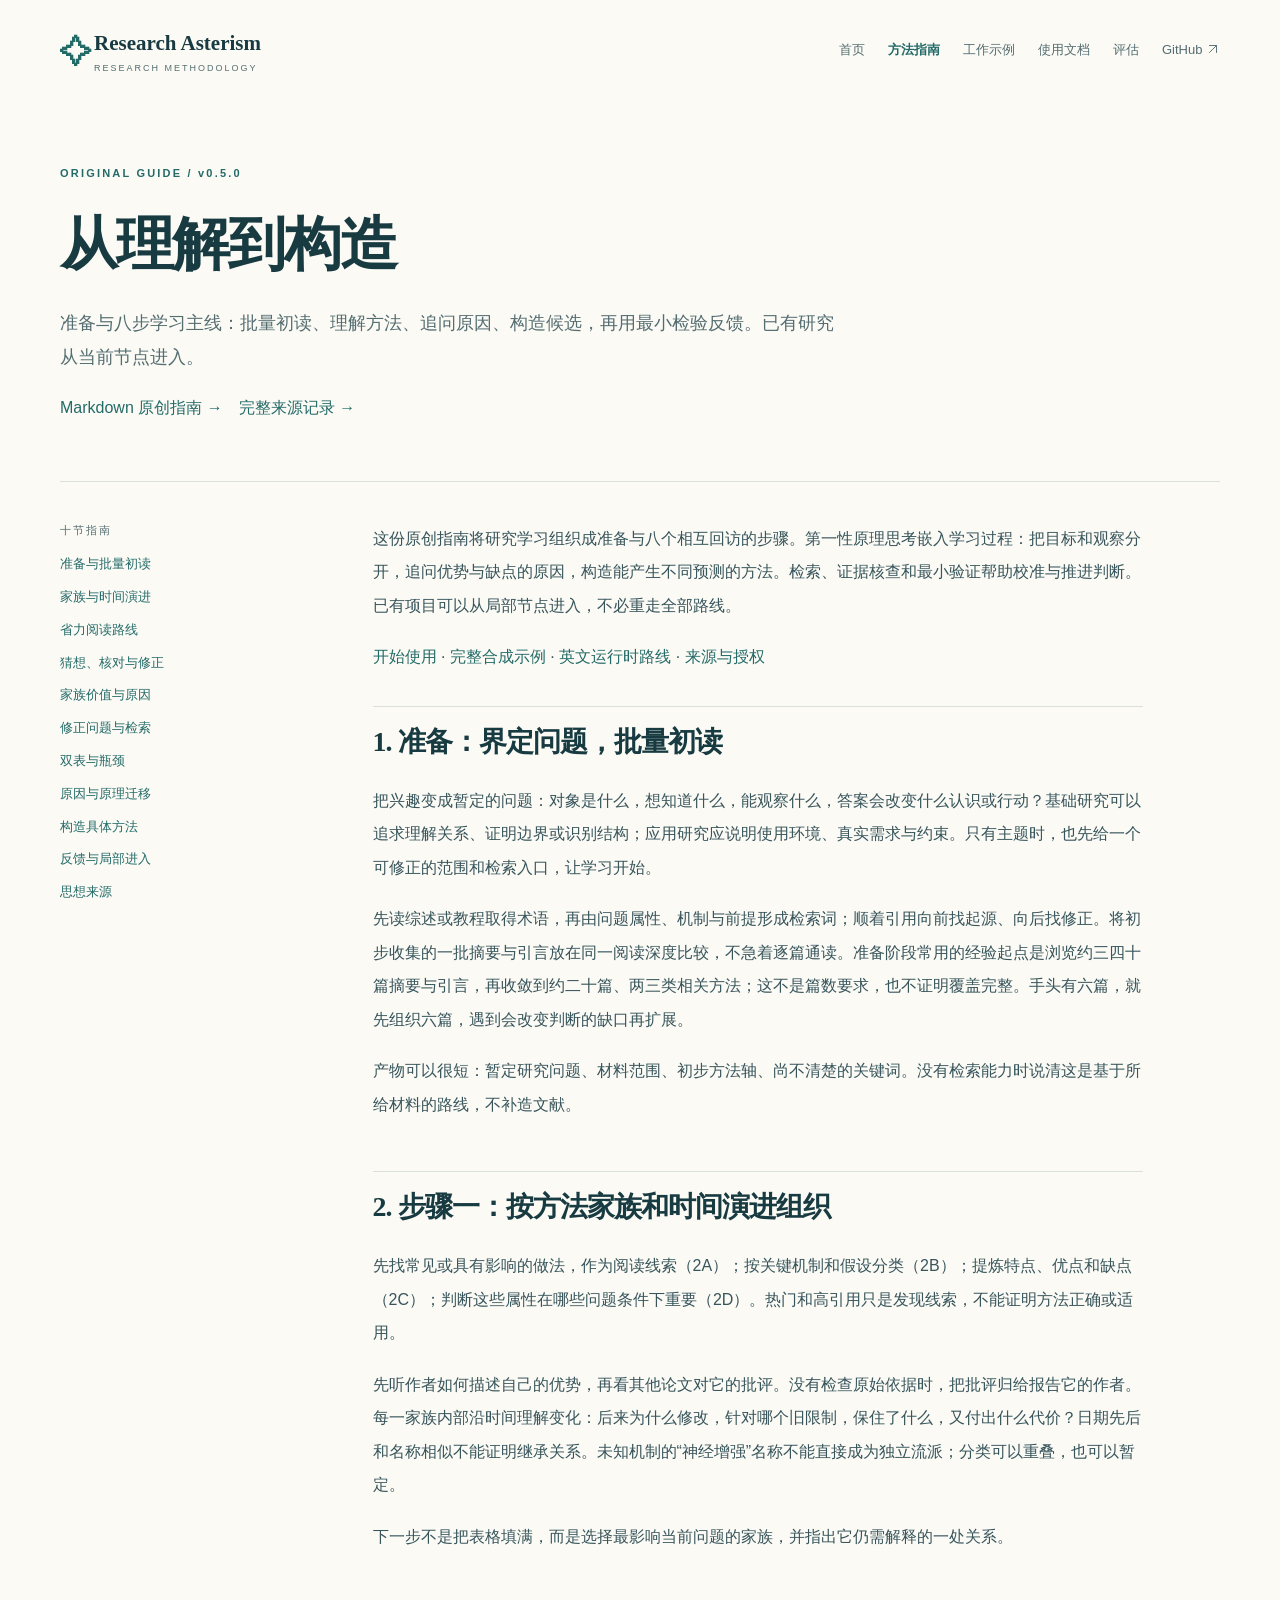
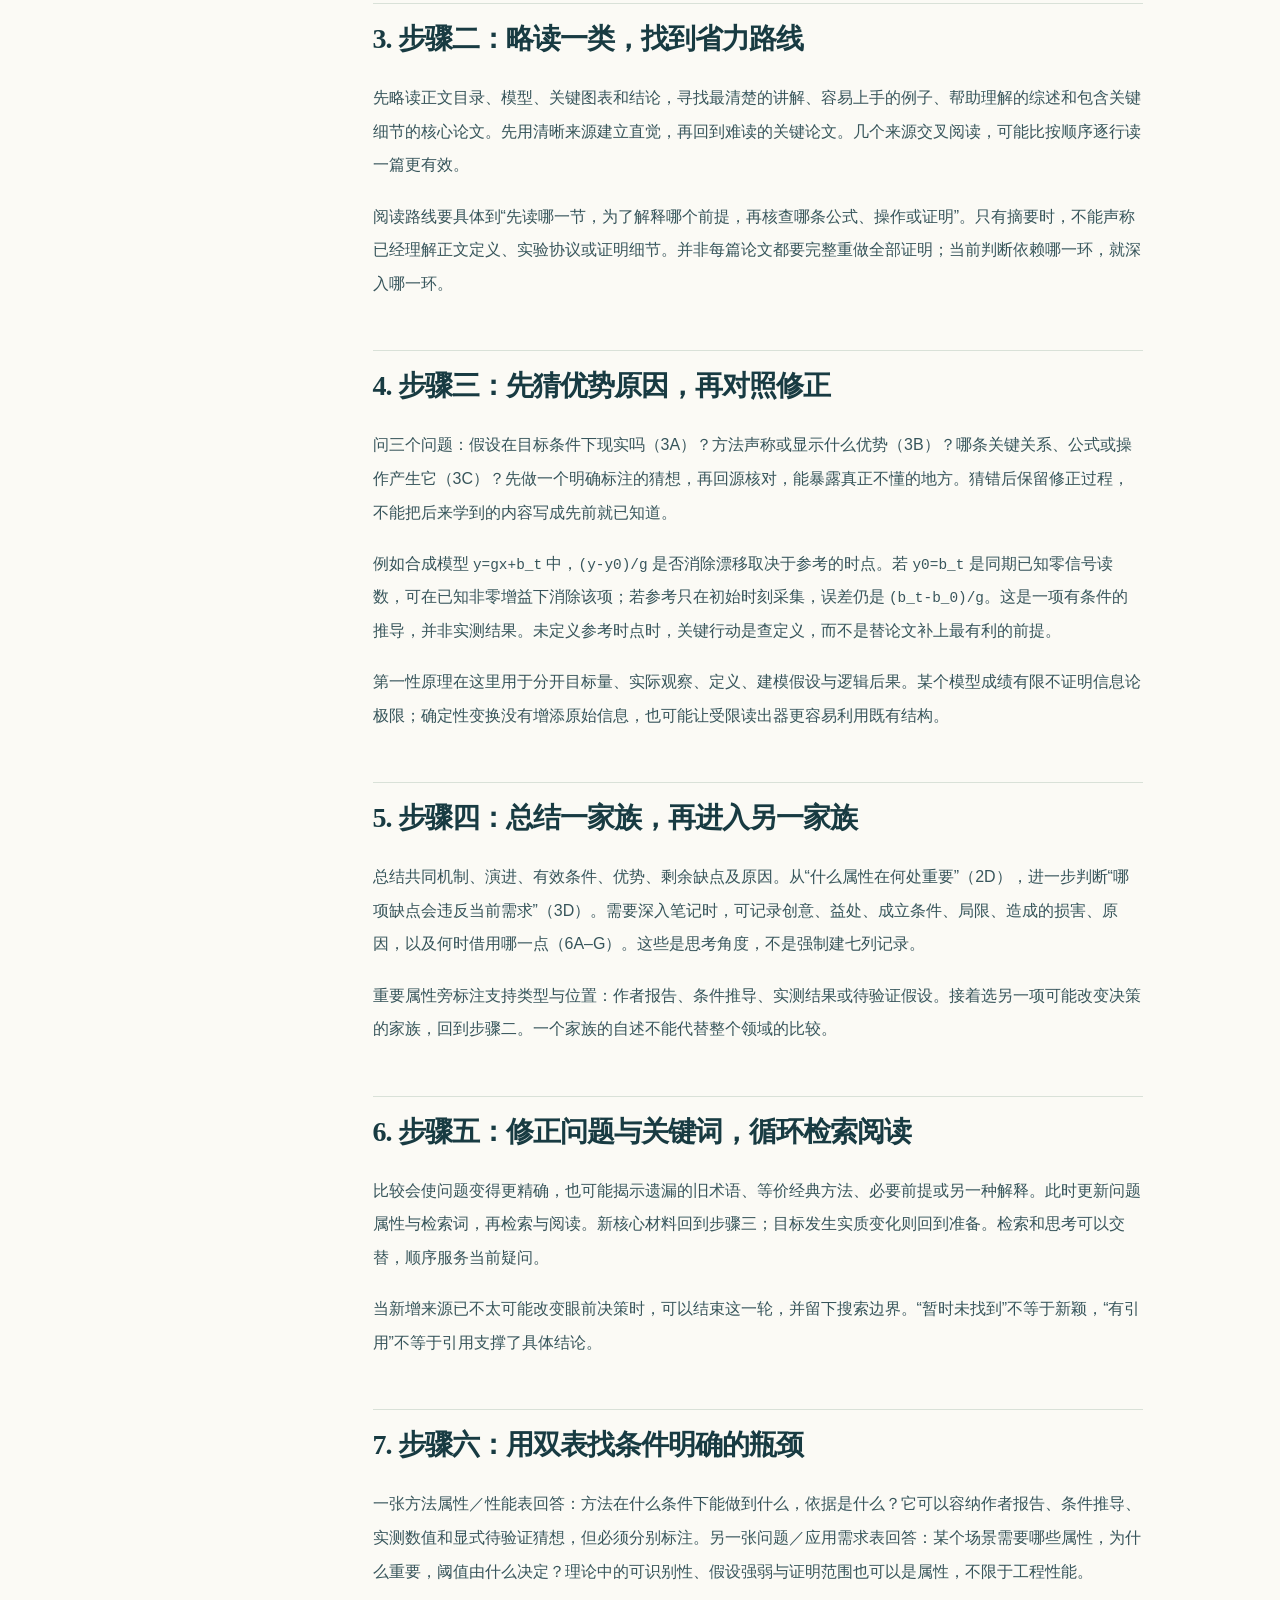
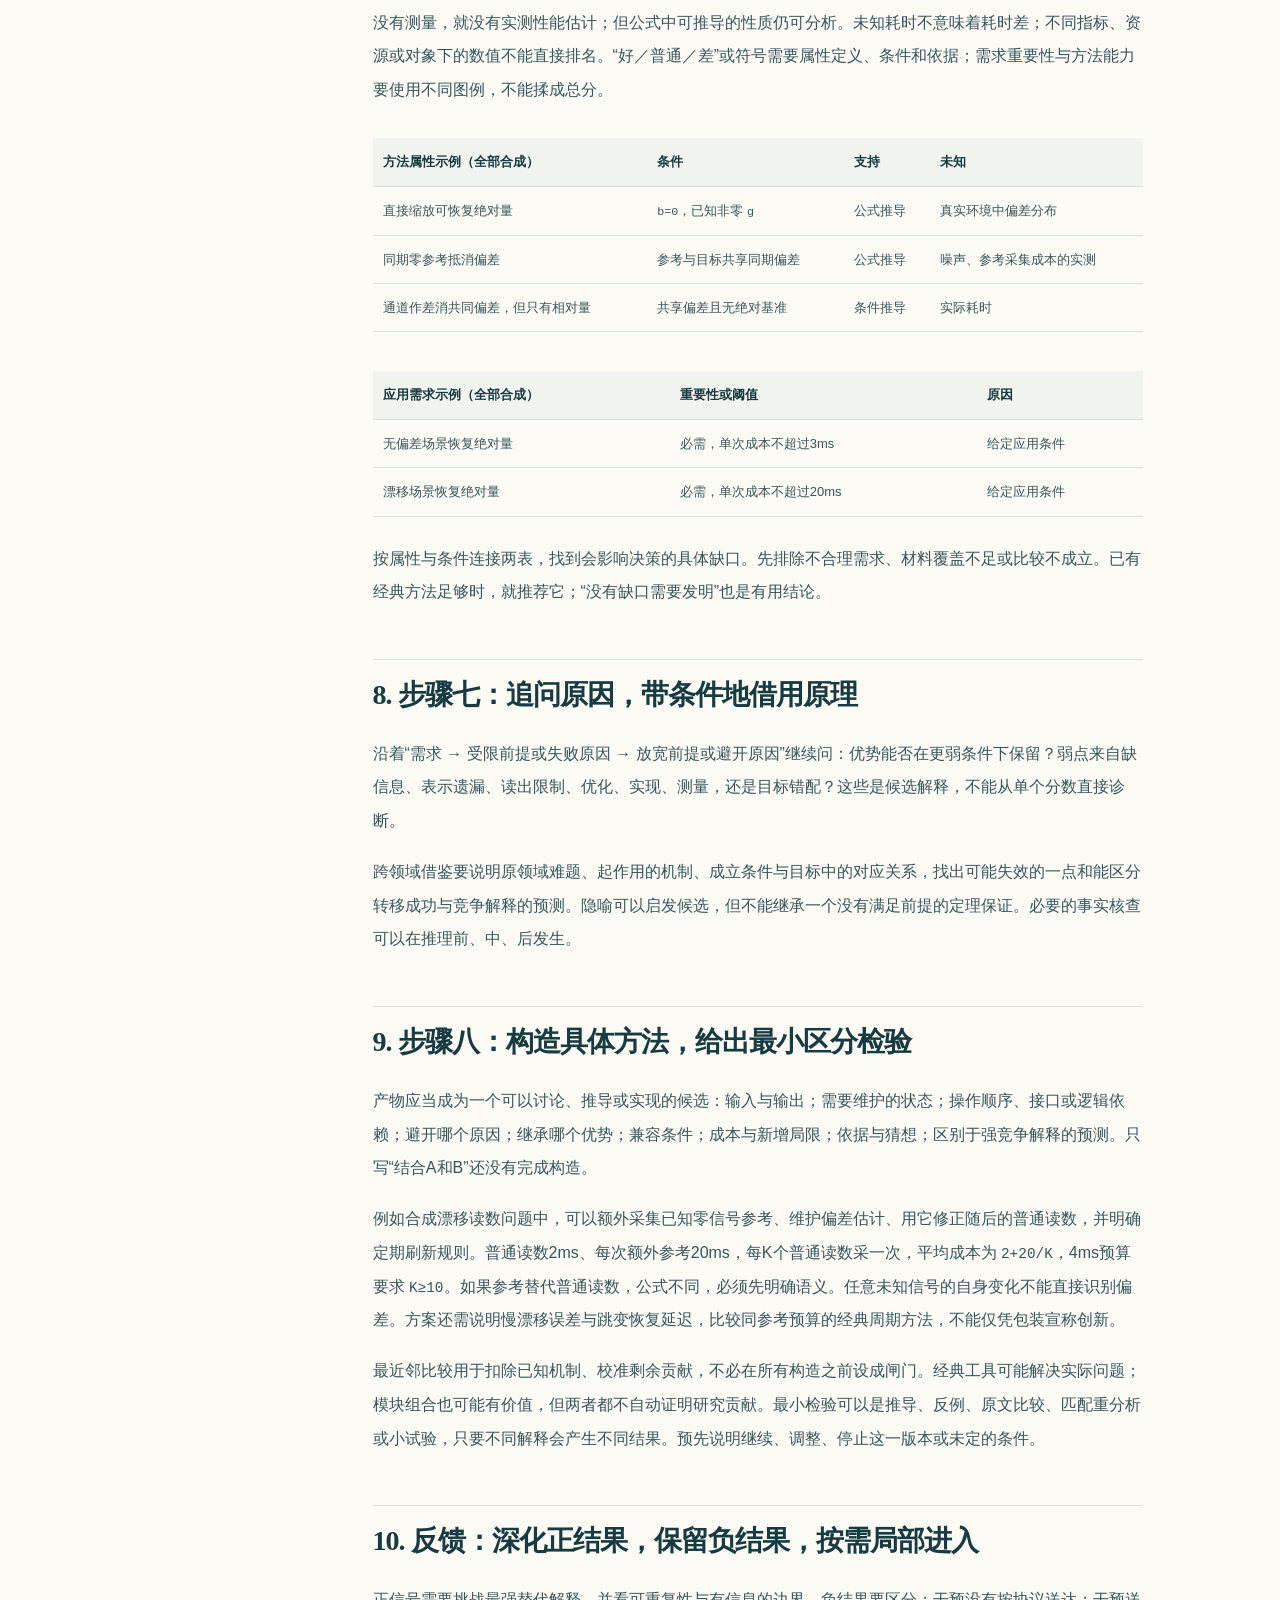
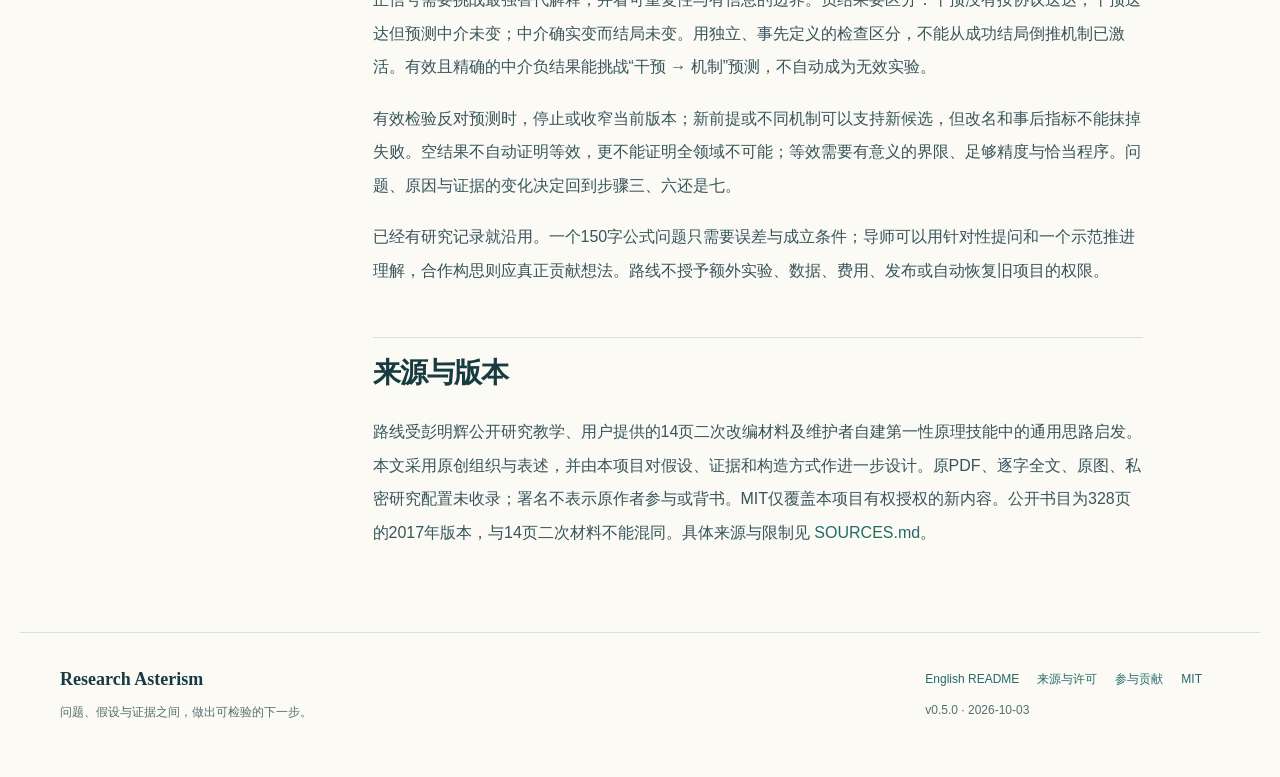
<file: site/handbook.html>
<!doctype html><html lang="zh-CN"><head><meta charset="utf-8"><meta name="viewport" content="width=device-width,initial-scale=1"><meta name="description" content="原创科研判断指南与 research-methodology 技能：问题拆解、方法比较、竞争解释与证据评估。"><title>从理解到构造：原创科研判断指南 · Research Asterism</title><link rel="icon" href="icon.svg" type="image/svg+xml"><link rel="stylesheet" href="styles.css"><script src="app.js" defer></script></head><body><a class="skip-link" href="#main">跳至正文</a><header class="masthead"><a class="brand" href="index.html"><span class="brand-mark" aria-hidden="true">✧</span>Research Asterism<small>RESEARCH METHODOLOGY</small></a><nav aria-label="站点导航"><a href="index.html">首页</a><a href="handbook.html" aria-current="page">方法指南</a><a href="workflows.html">工作示例</a><a href="docs.html">使用文档</a><a href="evaluation.html">评估</a><a href="https://github.com/Ash-end/research-asterism">GitHub <svg class="icon" viewBox="0 0 24 24" aria-hidden="true"><path d="M6 18 18 6M6 6h12v12"/></svg></a></nav></header><main id="main"><section class="page-heading"><p class="eyebrow">ORIGINAL GUIDE / v0.5.0</p><h1>从理解到构造</h1><p class="lead">准备与八步学习主线：批量初读、理解方法、追问原因、构造候选，再用最小检验反馈。已有研究从当前节点进入。</p><p><a href="../docs/HANDBOOK.md">Markdown 原创指南 →</a>　<a href="../SOURCES.md">完整来源记录 →</a></p></section><div class="guide-layout"><aside class="contents"><p>十节指南</p><a href="#chapter-1">准备与批量初读</a><a href="#chapter-2">家族与时间演进</a><a href="#chapter-3">省力阅读路线</a><a href="#chapter-4">猜想、核对与修正</a><a href="#chapter-5">家族价值与原因</a><a href="#chapter-6">修正问题与检索</a><a href="#chapter-7">双表与瓶颈</a><a href="#chapter-8">原因与原理迁移</a><a href="#chapter-9">构造具体方法</a><a href="#chapter-10">反馈与局部进入</a><a href="#sources">思想来源</a></aside><article class="reading-column prose"><p>这份原创指南将研究学习组织成准备与八个相互回访的步骤。第一性原理思考嵌入学习过程：把目标和观察分开，追问优势与缺点的原因，构造能产生不同预测的方法。检索、证据核查和最小验证帮助校准与推进判断。已有项目可以从局部节点进入，不必重走全部路线。</p><p><a href="../docs/GETTING-STARTED.md">开始使用</a> · <a href="../docs/WORKFLOWS.md">完整合成示例</a> · <a href="../references/learning-path.md">英文运行时路线</a> · <a href="../SOURCES.md">来源与授权</a></p><h2 id="chapter-1">1. 准备：界定问题，批量初读</h2><p>把兴趣变成暂定的问题：对象是什么，想知道什么，能观察什么，答案会改变什么认识或行动？基础研究可以追求理解关系、证明边界或识别结构；应用研究应说明使用环境、真实需求与约束。只有主题时，也先给一个可修正的范围和检索入口，让学习开始。</p><p>先读综述或教程取得术语，再由问题属性、机制与前提形成检索词；顺着引用向前找起源、向后找修正。将初步收集的一批摘要与引言放在同一阅读深度比较，不急着逐篇通读。准备阶段常用的经验起点是浏览约三四十篇摘要与引言，再收敛到约二十篇、两三类相关方法；这不是篇数要求，也不证明覆盖完整。手头有六篇，就先组织六篇，遇到会改变判断的缺口再扩展。</p><p>产物可以很短：暂定研究问题、材料范围、初步方法轴、尚不清楚的关键词。没有检索能力时说清这是基于所给材料的路线，不补造文献。</p><h2 id="chapter-2">2. 步骤一：按方法家族和时间演进组织</h2><p>先找常见或具有影响的做法，作为阅读线索（2A）；按关键机制和假设分类（2B）；提炼特点、优点和缺点（2C）；判断这些属性在哪些问题条件下重要（2D）。热门和高引用只是发现线索，不能证明方法正确或适用。</p><p>先听作者如何描述自己的优势，再看其他论文对它的批评。没有检查原始依据时，把批评归给报告它的作者。每一家族内部沿时间理解变化：后来为什么修改，针对哪个旧限制，保住了什么，又付出什么代价？日期先后和名称相似不能证明继承关系。未知机制的“神经增强”名称不能直接成为独立流派；分类可以重叠，也可以暂定。</p><p>下一步不是把表格填满，而是选择最影响当前问题的家族，并指出它仍需解释的一处关系。</p><h2 id="chapter-3">3. 步骤二：略读一类，找到省力路线</h2><p>先略读正文目录、模型、关键图表和结论，寻找最清楚的讲解、容易上手的例子、帮助理解的综述和包含关键细节的核心论文。先用清晰来源建立直觉，再回到难读的关键论文。几个来源交叉阅读，可能比按顺序逐行读一篇更有效。</p><p>阅读路线要具体到“先读哪一节，为了解释哪个前提，再核查哪条公式、操作或证明”。只有摘要时，不能声称已经理解正文定义、实验协议或证明细节。并非每篇论文都要完整重做全部证明；当前判断依赖哪一环，就深入哪一环。</p><h2 id="chapter-4">4. 步骤三：先猜优势原因，再对照修正</h2><p>问三个问题：假设在目标条件下现实吗（3A）？方法声称或显示什么优势（3B）？哪条关键关系、公式或操作产生它（3C）？先做一个明确标注的猜想，再回源核对，能暴露真正不懂的地方。猜错后保留修正过程，不能把后来学到的内容写成先前就已知道。</p><p>例如合成模型 <code>y=gx+b_t</code> 中，<code>(y-y0)/g</code> 是否消除漂移取决于参考的时点。若 <code>y0=b_t</code> 是同期已知零信号读数，可在已知非零增益下消除该项；若参考只在初始时刻采集，误差仍是 <code>(b_t-b_0)/g</code>。这是一项有条件的推导，并非实测结果。未定义参考时点时，关键行动是查定义，而不是替论文补上最有利的前提。</p><p>第一性原理在这里用于分开目标量、实际观察、定义、建模假设与逻辑后果。某个模型成绩有限不证明信息论极限；确定性变换没有增添原始信息，也可能让受限读出器更容易利用既有结构。</p><h2 id="chapter-5">5. 步骤四：总结一家族，再进入另一家族</h2><p>总结共同机制、演进、有效条件、优势、剩余缺点及原因。从“什么属性在何处重要”（2D），进一步判断“哪项缺点会违反当前需求”（3D）。需要深入笔记时，可记录创意、益处、成立条件、局限、造成的损害、原因，以及何时借用哪一点（6A–G）。这些是思考角度，不是强制建七列记录。</p><p>重要属性旁标注支持类型与位置：作者报告、条件推导、实测结果或待验证假设。接着选另一项可能改变决策的家族，回到步骤二。一个家族的自述不能代替整个领域的比较。</p><h2 id="chapter-6">6. 步骤五：修正问题与关键词，循环检索阅读</h2><p>比较会使问题变得更精确，也可能揭示遗漏的旧术语、等价经典方法、必要前提或另一种解释。此时更新问题属性与检索词，再检索与阅读。新核心材料回到步骤三；目标发生实质变化则回到准备。检索和思考可以交替，顺序服务当前疑问。</p><p>当新增来源已不太可能改变眼前决策时，可以结束这一轮，并留下搜索边界。“暂时未找到”不等于新颖，“有引用”不等于引用支撑了具体结论。</p><h2 id="chapter-7">7. 步骤六：用双表找条件明确的瓶颈</h2><p>一张方法属性／性能表回答：方法在什么条件下能做到什么，依据是什么？它可以容纳作者报告、条件推导、实测数值和显式待验证猜想，但必须分别标注。另一张问题／应用需求表回答：某个场景需要哪些属性，为什么重要，阈值由什么决定？理论中的可识别性、假设强弱与证明范围也可以是属性，不限于工程性能。</p><p>没有测量，就没有实测性能估计；但公式中可推导的性质仍可分析。未知耗时不意味着耗时差；不同指标、资源或对象下的数值不能直接排名。“好／普通／差”或符号需要属性定义、条件和依据；需求重要性与方法能力要使用不同图例，不能揉成总分。</p><div class="table-scroll"><table><thead><tr><th>方法属性示例（全部合成）</th><th>条件</th><th>支持</th><th>未知</th></tr></thead><tbody><tr><td>直接缩放可恢复绝对量</td><td><code>b=0</code>，已知非零 <code>g</code></td><td>公式推导</td><td>真实环境中偏差分布</td></tr><tr><td>同期零参考抵消偏差</td><td>参考与目标共享同期偏差</td><td>公式推导</td><td>噪声、参考采集成本的实测</td></tr><tr><td>通道作差消共同偏差，但只有相对量</td><td>共享偏差且无绝对基准</td><td>条件推导</td><td>实际耗时</td></tr></tbody></table></div><div class="table-scroll"><table><thead><tr><th>应用需求示例（全部合成）</th><th>重要性或阈值</th><th>原因</th></tr></thead><tbody><tr><td>无偏差场景恢复绝对量</td><td>必需，单次成本不超过3ms</td><td>给定应用条件</td></tr><tr><td>漂移场景恢复绝对量</td><td>必需，单次成本不超过20ms</td><td>给定应用条件</td></tr></tbody></table></div><p>按属性与条件连接两表，找到会影响决策的具体缺口。先排除不合理需求、材料覆盖不足或比较不成立。已有经典方法足够时，就推荐它；“没有缺口需要发明”也是有用结论。</p><h2 id="chapter-8">8. 步骤七：追问原因，带条件地借用原理</h2><p>沿着“需求 → 受限前提或失败原因 → 放宽前提或避开原因”继续问：优势能否在更弱条件下保留？弱点来自缺信息、表示遗漏、读出限制、优化、实现、测量，还是目标错配？这些是候选解释，不能从单个分数直接诊断。</p><p>跨领域借鉴要说明原领域难题、起作用的机制、成立条件与目标中的对应关系，找出可能失效的一点和能区分转移成功与竞争解释的预测。隐喻可以启发候选，但不能继承一个没有满足前提的定理保证。必要的事实核查可以在推理前、中、后发生。</p><h2 id="chapter-9">9. 步骤八：构造具体方法，给出最小区分检验</h2><p>产物应当成为一个可以讨论、推导或实现的候选：输入与输出；需要维护的状态；操作顺序、接口或逻辑依赖；避开哪个原因；继承哪个优势；兼容条件；成本与新增局限；依据与猜想；区别于强竞争解释的预测。只写“结合A和B”还没有完成构造。</p><p>例如合成漂移读数问题中，可以额外采集已知零信号参考、维护偏差估计、用它修正随后的普通读数，并明确定期刷新规则。普通读数2ms、每次额外参考20ms，每K个普通读数采一次，平均成本为 <code>2+20/K</code>，4ms预算要求 <code>K≥10</code>。如果参考替代普通读数，公式不同，必须先明确语义。任意未知信号的自身变化不能直接识别偏差。方案还需说明慢漂移误差与跳变恢复延迟，比较同参考预算的经典周期方法，不能仅凭包装宣称创新。</p><p>最近邻比较用于扣除已知机制、校准剩余贡献，不必在所有构造之前设成闸门。经典工具可能解决实际问题；模块组合也可能有价值，但两者都不自动证明研究贡献。最小检验可以是推导、反例、原文比较、匹配重分析或小试验，只要不同解释会产生不同结果。预先说明继续、调整、停止这一版本或未定的条件。</p><h2 id="chapter-10">10. 反馈：深化正结果，保留负结果，按需局部进入</h2><p>正信号需要挑战最强替代解释，并看可重复性与有信息的边界。负结果要区分：干预没有按协议送达；干预送达但预测中介未变；中介确实变而结局未变。用独立、事先定义的检查区分，不能从成功结局倒推机制已激活。有效且精确的中介负结果能挑战“干预 → 机制”预测，不自动成为无效实验。</p><p>有效检验反对预测时，停止或收窄当前版本；新前提或不同机制可以支持新候选，但改名和事后指标不能抹掉失败。空结果不自动证明等效，更不能证明全领域不可能；等效需要有意义的界限、足够精度与恰当程序。问题、原因与证据的变化决定回到步骤三、六还是七。</p><p>已经有研究记录就沿用。一个150字公式问题只需要误差与成立条件；导师可以用针对性提问和一个示范推进理解，合作构思则应真正贡献想法。路线不授予额外实验、数据、费用、发布或自动恢复旧项目的权限。</p><h2 id="sources">来源与版本</h2><p>路线受彭明辉公开研究教学、用户提供的14页二次改编材料及维护者自建第一性原理技能中的通用思路启发。本文采用原创组织与表述，并由本项目对假设、证据和构造方式作进一步设计。原PDF、逐字全文、原图、私密研究配置未收录；署名不表示原作者参与或背书。MIT仅覆盖本项目有权授权的新内容。公开书目为328页的2017年版本，与14页二次材料不能混同。具体来源与限制见 <a href="../SOURCES.md">SOURCES.md</a>。</p></article></div></main><footer class="footer"><div><strong>Research Asterism</strong><p>问题、假设与证据之间，做出可检验的下一步。</p></div><div><a href="../README.md">English README</a><a href="../SOURCES.md">来源与许可</a><a href="../CONTRIBUTING.md">参与贡献</a><a href="../LICENSE">MIT</a><p id="release-status">v0.5.0 · 2026-10-03</p></div></footer></body></html>
</file>
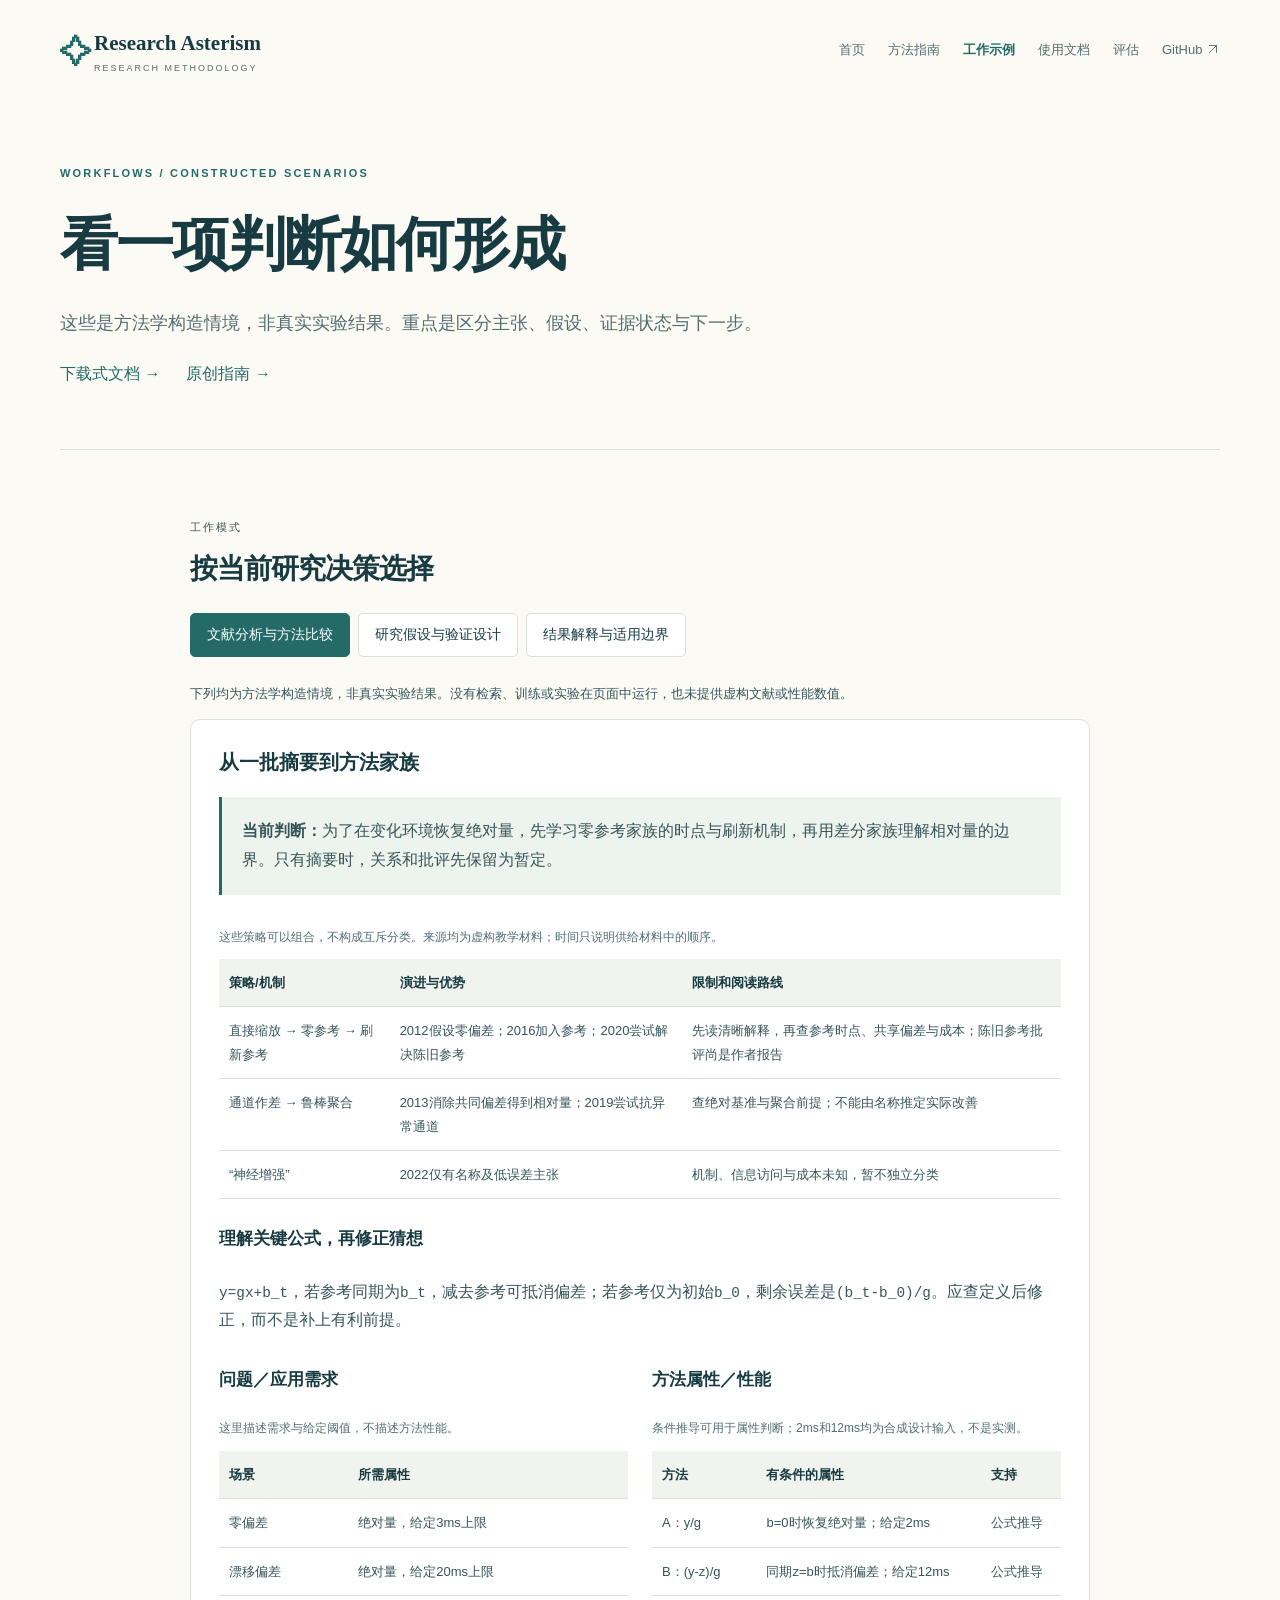
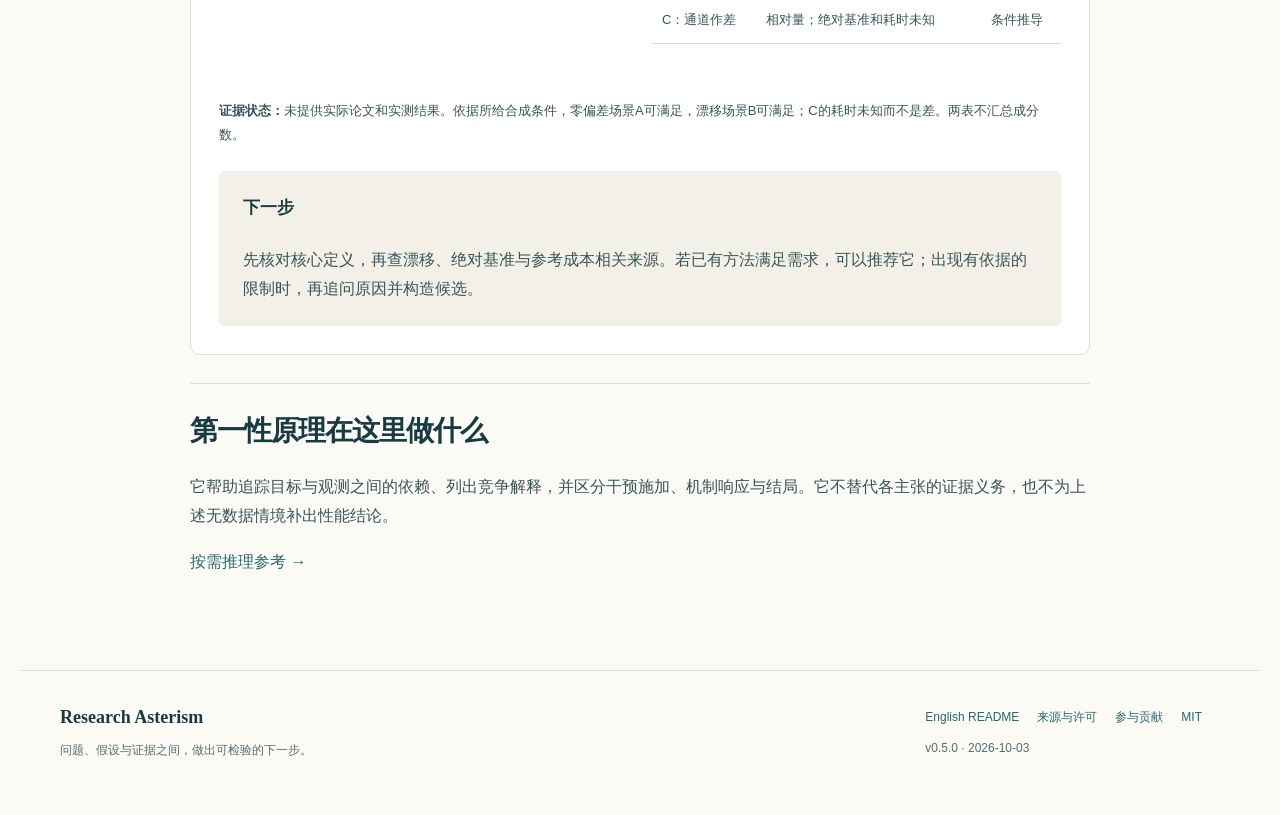
<file: site/workflows.html>
<!doctype html><html lang="zh-CN"><head><meta charset="utf-8"><meta name="viewport" content="width=device-width,initial-scale=1"><meta name="description" content="原创科研判断指南与 research-methodology 技能：问题拆解、方法比较、竞争解释与证据评估。"><title>三个工作模式与完整示例 · Research Asterism</title><link rel="icon" href="icon.svg" type="image/svg+xml"><link rel="stylesheet" href="styles.css"><script src="app.js" defer></script></head><body><a class="skip-link" href="#main">跳至正文</a><header class="masthead"><a class="brand" href="index.html"><span class="brand-mark" aria-hidden="true">✧</span>Research Asterism<small>RESEARCH METHODOLOGY</small></a><nav aria-label="站点导航"><a href="index.html">首页</a><a href="handbook.html">方法指南</a><a href="workflows.html" aria-current="page">工作示例</a><a href="docs.html">使用文档</a><a href="evaluation.html">评估</a><a href="https://github.com/Ash-end/research-asterism">GitHub <svg class="icon" viewBox="0 0 24 24" aria-hidden="true"><path d="M6 18 18 6M6 6h12v12"/></svg></a></nav></header><main id="main"><section class="page-heading"><p class="eyebrow">WORKFLOWS / CONSTRUCTED SCENARIOS</p><h1>看一项判断如何形成</h1><p class="lead">这些是方法学构造情境，非真实实验结果。重点是区分主张、假设、证据状态与下一步。</p><div class="actions"><a href="../docs/WORKFLOWS.md">下载式文档 →</a><a href="handbook.html">原创指南 →</a></div></section><div class="reading-column"><section id="modes"><p class="section-index">工作模式</p><h2>按当前研究决策选择</h2><div class="mode-tabs" role="tablist" aria-label="科研工作模式"><button id="tab-map" role="tab" aria-selected="true" aria-controls="panel-map" tabindex="0">文献分析与方法比较</button><button id="tab-idea" role="tab" aria-selected="false" aria-controls="panel-idea" tabindex="-1">研究假设与验证设计</button><button id="tab-result" role="tab" aria-selected="false" aria-controls="panel-result" tabindex="-1">结果解释与适用边界</button></div><p class="scenario-status">下列均为方法学构造情境，非真实实验结果。没有检索、训练或实验在页面中运行，也未提供虚构文献或性能数值。</p>

<article id="panel-map" class="mode-panel" role="tabpanel" aria-labelledby="tab-map" tabindex="0"><h3>从一批摘要到方法家族</h3><p class="judgment"><strong>当前判断：</strong>为了在变化环境恢复绝对量，先学习零参考家族的时点与刷新机制，再用差分家族理解相对量的边界。只有摘要时，关系和批评先保留为暂定。</p><div class="table-scroll"><table id="method-assumptions"><caption>这些策略可以组合，不构成互斥分类。来源均为虚构教学材料；时间只说明供给材料中的顺序。</caption><thead><tr><th>策略/机制</th><th>演进与优势</th><th>限制和阅读路线</th></tr></thead><tbody><tr><td>直接缩放 → 零参考 → 刷新参考</td><td>2012假设零偏差；2016加入参考；2020尝试解决陈旧参考</td><td>先读清晰解释，再查参考时点、共享偏差与成本；陈旧参考批评尚是作者报告</td></tr><tr><td>通道作差 → 鲁棒聚合</td><td>2013消除共同偏差得到相对量；2019尝试抗异常通道</td><td>查绝对基准与聚合前提；不能由名称推定实际改善</td></tr><tr><td>“神经增强”</td><td>2022仅有名称及低误差主张</td><td>机制、信息访问与成本未知，暂不独立分类</td></tr></tbody></table></div><h4>理解关键公式，再修正猜想</h4><p><code>y=gx+b_t</code>，若参考同期为<code>b_t</code>，减去参考可抵消偏差；若参考仅为初始<code>b_0</code>，剩余误差是<code>(b_t-b_0)/g</code>。应查定义后修正，而不是补上有利前提。</p><div class="matrix-pair"><div><h4>问题／应用需求</h4><table id="requirements-matrix"><caption>这里描述需求与给定阈值，不描述方法性能。</caption><thead><tr><th>场景</th><th>所需属性</th></tr></thead><tbody><tr><td>零偏差</td><td>绝对量，给定3ms上限</td></tr><tr><td>漂移偏差</td><td>绝对量，给定20ms上限</td></tr></tbody></table></div><div><h4>方法属性／性能</h4><table id="performance-matrix"><caption>条件推导可用于属性判断；2ms和12ms均为合成设计输入，不是实测。</caption><thead><tr><th>方法</th><th>有条件的属性</th><th>支持</th></tr></thead><tbody><tr><td>A：y/g</td><td data-evidence="derivation">b=0时恢复绝对量；给定2ms</td><td>公式推导</td></tr><tr><td>B：(y-z)/g</td><td data-evidence="derivation">同期z=b时抵消偏差；给定12ms</td><td>公式推导</td></tr><tr><td>C：通道作差</td><td data-evidence="derivation">相对量；绝对基准和耗时未知</td><td>条件推导</td></tr></tbody></table></div></div><p class="evidence-status"><strong>证据状态：</strong>未提供实际论文和实测结果。依据所给合成条件，零偏差场景A可满足，漂移场景B可满足；C的耗时未知而不是差。两表不汇总成分数。</p><div class="next-step"><h4>下一步</h4><p>先核对核心定义，再查漂移、绝对基准与参考成本相关来源。若已有方法满足需求，可以推荐它；出现有依据的限制时，再追问原因并构造候选。</p></div></article>

<article id="panel-idea" class="mode-panel" role="tabpanel" aria-labelledby="tab-idea" tabindex="0" hidden><h3>把“刷新参考”做成一个实际候选</h3><p class="judgment"><strong>当前判断：</strong>先以周期零参考作为可讨论的经典候选。它保留绝对基准，针对陈旧参考，但会产生参考噪声和跳变后的恢复延迟；新颖性未确定。</p><dl class="question-details"><dt>模型</dt><dd>y_t=x_t+b_t+noise，任意未知x_t；偏差慢变但可跳变。</dd><dt>信息</dt><dd>可额外采集已知零信号参考z_t=b_t+reference_noise。</dd><dt>预算</dt><dd>普通读数2ms，额外参考20ms；按每个普通读数计算平均总成本，上限4ms。全部为合成设定。</dd></dl><h4>操作细节与条件</h4><ol><li>每K个普通读数采集一次已知零参考，更新保存的偏差估计。</li><li>后续普通读数减去最新估计，记录参考年龄；过期时按预先规则标记。</li><li>平均成本为2+20/K，故K≥10。先用K=10作预算可行的基线，再依据漂移和跳变评估权衡。</li></ol><p>未知信号自身的变化不能直接识别偏差。参考共享偏差与时间条件必须成立；平均成本也不保证最坏单次延迟。更复杂组合须说明接口和不同预测。</p><div class="design-grid"><div><h4>继承与代价</h4><p>保留绝对锚点，减少陈旧偏差；快漂移、参考噪声与两次参考之间的跳变可能造成误差。应与同参考预算的经典方案比较。</p></div><div><h4>贡献校准</h4><p>这是操作明确的候选，不是创新证明。最近邻检索扣除已知机制后再讨论剩余价值；经典方案足够时可直接采用。</p></div></div><div class="next-step"><h4>验证设计</h4><p>先做推导或经授权的小型玩具检验：在恒定偏差、慢漂移与跳变下比较初始参考、周期刷新和同预算替代。匹配信号、噪声、信息和成本，观察残差、绝对误差、恢复延迟与预算；事先定义有意义的差异及继续／修改／停止条件。本页未执行实验。</p></div></article>

<article id="panel-result" class="mode-panel" role="tabpanel" aria-labelledby="tab-result" tabindex="0" hidden><h3>如何解释方向不稳定的差异</h3><dl class="question-details"><dt>对象</dt><dd>材料修改对一项物理性质的影响。</dd><dt>情境</dt><dd>假设研究者描述重复读数的差异方向不稳定，未给独立制备单位、数值估计或测量验证。</dd><dt>目标量</dt><dd>声明条件下独立材料单位的性质差异，及其科学意义。</dd></dl><p class="judgment"><strong>当前判断：</strong>材料不足以判断无效、等效或普遍不可能。更多重复读数也不必然提供所需证据。</p><div class="design-grid"><div><h4>先核查设计</h4><p>区分制备单位与仪器重复读数。处理和对照应有适当分配、匹配条件及测量参照；统计模型不能补出缺少的独立重复。</p></div><div><h4>再解释精度</h4><p>若有有效估计，结合效应大小、区间及科学上合理的界限判断。仪器波动范围不自动等于可忽略的材料效应。</p></div></div><div class="next-step"><h4>继续、调整或停止的依据</h4><p>设计或测量无效时先修订协议；结果不精确时判断哪种新增信息有用；在有效协议和合理界限下，足够精确的证据可能支持有条件等效或停止当前配方。这里没有已运行结果可据此下结论。</p></div></article><noscript><p class="scope-note">JavaScript 未启用。默认案例仍可阅读；其余构造案例见<a href="docs.html#examples">使用说明</a>。</p></noscript></section>

<section class="section"><h2>第一性原理在这里做什么</h2><p>它帮助追踪目标与观测之间的依赖、列出竞争解释，并区分干预施加、机制响应与结局。它不替代各主张的证据义务，也不为上述无数据情境补出性能结论。</p><a href="../references/first-principles.md">按需推理参考 →</a></section></div></main><footer class="footer"><div><strong>Research Asterism</strong><p>问题、假设与证据之间，做出可检验的下一步。</p></div><div><a href="../README.md">English README</a><a href="../SOURCES.md">来源与许可</a><a href="../CONTRIBUTING.md">参与贡献</a><a href="../LICENSE">MIT</a><p id="release-status">v0.5.0 · 2026-10-03</p></div></footer></body></html>
</file>
<file: site/styles.css>
:root{--ink:#183b42;--muted:#546d71;--paper:#fbfaf5;--ivory:#f0ede3;--teal:#246b68;--line:#d9e1d8;--navy:#102b35;--accent:#b47748;scroll-behavior:smooth}*{box-sizing:border-box}body{margin:0;background:var(--paper);color:var(--ink);font:16px/1.8 "Segoe UI","Microsoft YaHei",Arial,sans-serif}a{color:var(--teal);text-decoration:none}a:hover{text-decoration:underline;text-underline-offset:5px}button,a{touch-action:manipulation}a:focus-visible,button:focus-visible,summary:focus-visible{outline:3px solid var(--accent);outline-offset:5px}h1,h2,h3,h4,p{margin-top:0}h1,h2{font-family:Georgia,"Noto Serif CJK SC","SimSun",serif;line-height:1.35;font-weight:600;letter-spacing:-.035em}h1{font-size:clamp(32px,4.5vw,58px)}h2{font-size:clamp(26px,3vw,38px)}h3{font-size:20px;line-height:1.45}h4{font-size:17px}p{margin-bottom:1.1em}code{font-family:Consolas,monospace;font-size:.9em;overflow-wrap:anywhere}small{font-size:11px}.skip-link{position:absolute;top:-100px;left:20px;z-index:10;background:white;padding:8px}.skip-link:focus{top:8px}.masthead{max-width:1240px;margin:auto;display:flex;align-items:center;justify-content:space-between;padding:25px 40px;gap:24px}.brand{font-family:Georgia,serif;font-weight:700;font-size:21px;white-space:nowrap;color:var(--ink);position:relative;padding-left:34px}.brand small{display:block;font-family:"Segoe UI",sans-serif;font-weight:500;letter-spacing:2px;line-height:1.3;color:var(--muted);font-size:9px}.brand-mark{position:absolute;left:0;top:0;font-size:32px;color:var(--teal)}nav{display:flex;gap:23px;flex-wrap:wrap;font-size:13px}nav a{color:var(--muted)}nav a[aria-current=page]{color:var(--teal);font-weight:700}main{max-width:1240px;margin:auto;padding:0 40px}.hero{background:var(--navy);color:#f7f2e9;border-radius:20px;display:grid;grid-template-columns:1.45fr 1fr;padding:68px 58px 55px;overflow:hidden;position:relative;min-height:460px}.hero h1{margin-bottom:24px;letter-spacing:-.05em}.hero .lead{color:#d1dfda;max-width:570px}.eyebrow{font-size:11px;letter-spacing:2.2px;color:var(--teal);font-weight:700;margin-bottom:22px}.hero .eyebrow{color:#94cbbd}.lead{font-size:18px;color:var(--muted);line-height:1.9;max-width:780px}.hero-art{display:flex;align-items:center;color:#80b9af;min-width:0}.hero-art svg{width:100%;height:auto}.actions{display:flex;align-items:center;gap:26px;flex-wrap:wrap;margin-top:30px}.button{display:inline-flex;gap:35px;justify-content:space-between;padding:12px 22px;border-radius:5px;background:var(--teal);color:white;font-size:14px;font-weight:600}.hero .button,.start-band .button{background:#d9e6d6;color:var(--navy)}.hero .text-link{color:#d2e6dc}.hero-note{font-size:12px;color:#98b6b2;margin:30px 0 0}.intro-strip{display:grid;grid-template-columns:repeat(4,1fr);padding:30px 14px;border-bottom:1px solid var(--line);gap:20px}.intro-strip p{margin:0;font-size:13px}.intro-strip span{color:var(--accent);margin-right:9px;font-size:11px}.section{padding:64px 0;border-bottom:1px solid var(--line)}.section-heading{max-width:740px;margin-bottom:32px}.section-heading h2{margin-bottom:16px}.section-heading p:last-child{color:var(--muted)}.cards{display:grid;grid-template-columns:repeat(3,1fr);gap:22px}.cards article{padding:27px 26px;background:white;border:1px solid var(--line);border-radius:10px;display:flex;flex-direction:column}.cards article p{color:var(--muted);font-size:15px;flex:1}.cards article a{font-size:13px;font-weight:600}.number{font-size:10px;letter-spacing:2px;color:var(--accent);margin-bottom:25px}.cards h3{margin-bottom:15px}.guide-feature{display:grid;grid-template-columns:1.1fr 1fr;gap:80px}.guide-feature>div>p:not(.eyebrow){color:var(--muted)}.reason-card{background:var(--ivory);padding:35px 40px;border-radius:10px}.reason-card blockquote{font-family:Georgia,"SimSun",serif;font-size:30px;line-height:1.5;margin:16px 0 24px}.reason-card ol{padding-left:21px;font-size:14px;color:var(--muted);line-height:2}.boundary-grid{display:grid;grid-template-columns:repeat(3,1fr);gap:32px}.boundary-grid>div{border-left:2px solid var(--teal);padding-left:22px}.boundary-grid p{font-size:14px;color:var(--muted)}.boundary-grid h3{font-size:17px}.note{background:#edf2ec;padding:20px 24px;border-left:3px solid var(--teal);font-size:14px;margin-top:25px}.split-section{display:grid;grid-template-columns:1.2fr 1fr;gap:80px;border:0}.split-section>div>p:not(.eyebrow){color:var(--muted)}.source-card{border:1px solid var(--line);padding:28px 32px;border-radius:10px}.source-card p{font-size:14px;color:var(--muted)}.source-card h3{font-family:Georgia,"SimSun",serif;font-size:24px}.start-band{margin:0 0 70px;border-radius:12px;padding:42px 45px;background:var(--navy);color:var(--paper);display:flex;justify-content:space-between;gap:30px;align-items:center}.start-band .eyebrow{color:#9ccfc1}.start-band h2{font-size:30px;margin-bottom:12px}.start-band p{color:#bccdc7;margin-bottom:0}.start-band .button{white-space:nowrap}.footer{max-width:1240px;margin:auto;padding:36px 40px 45px;border-top:1px solid var(--line);display:flex;justify-content:space-between;gap:30px;font-size:12px;color:var(--muted)}.footer strong{font:700 18px Georgia,serif;color:var(--ink)}.footer p{margin:9px 0}.footer a{margin-right:18px}.page-heading{padding:65px 0 40px;border-bottom:1px solid var(--line);margin-bottom:40px}.page-heading h1{margin-bottom:22px}.page-heading .actions{margin:20px 0}.reading-column{max-width:900px;min-width:0;margin:0 auto 65px}.reading-column section{padding:28px 0;border-bottom:1px solid var(--line);scroll-margin-top:25px}.reading-column section:last-child{border-bottom:0}.reading-column h2{font-size:28px}.reading-column h3{margin-top:22px}.reading-column p{color:#37555b}.docs-layout,.guide-layout{display:grid;grid-template-columns:175px minmax(0,1fr);gap:60px}.contents{position:sticky;top:24px;height:max-content;display:flex;flex-direction:column;gap:12px;font-size:13px;line-height:1.6;padding-bottom:30px}.contents p{font-size:11px;color:var(--muted);letter-spacing:2px;margin-bottom:3px}.prose{max-width:770px}.prose h2{margin-top:50px;padding-top:16px;scroll-margin-top:25px;border-top:1px solid var(--line)}.prose h2:first-of-type{margin-top:32px}.prose p{line-height:2.1}.mode-tabs{display:flex;gap:8px;flex-wrap:wrap;margin:25px 0}.mode-tabs button{border:1px solid var(--line);border-radius:5px;padding:12px 16px;font-size:14px;background:white;color:var(--ink);cursor:pointer}.mode-tabs button[aria-selected=true]{background:var(--teal);border-color:var(--teal);color:white}.mode-panel{padding:28px;border:1px solid var(--line);background:white;border-radius:10px}.mode-panel h3{margin-top:0}.scenario-status{font-size:13px;color:var(--muted)}[hidden]{display:none!important}.question-details{display:grid;grid-template-columns:75px 1fr;gap:7px 15px;font-size:14px}.question-details dt{font-weight:600}.question-details dd{margin:0;color:var(--muted)}.judgment{background:#edf3ed;padding:20px;border-left:3px solid var(--teal)}.matrix-pair,.design-grid{display:grid;grid-template-columns:1fr 1fr;gap:24px;margin:30px 0}.matrix-pair>div,.design-grid>div{min-width:0}.table-scroll{overflow-x:auto}table{border-collapse:collapse;width:100%;font-size:13px;text-align:left;margin:14px 0 25px;overflow-wrap:anywhere}caption{text-align:left;font-size:12px;color:var(--muted);line-height:1.7;padding:0 0 12px}th,td{border-bottom:1px solid var(--line);padding:12px 10px;vertical-align:top}th{color:var(--ink);background:#f0f3ee;font-weight:600}td{color:#37555b}.next-step{background:#f3f0e8;padding:22px 24px;margin-top:25px;border-radius:5px}.next-step p{margin-bottom:0}.evidence-status{font-size:13px}.section-index{font-size:11px;color:var(--muted);letter-spacing:2px}.code-box{border:1px solid var(--line);border-radius:7px;overflow:hidden;margin:25px 0}.code-box>div{display:flex;justify-content:space-between;align-items:center;background:#eef2ec;padding:10px 16px;font-size:12px}.code-box button{border:1px solid var(--line);border-radius:4px;padding:6px 12px;background:white;color:var(--teal);cursor:pointer}pre{margin:0;padding:20px;overflow-x:auto;line-height:1.8;background:white;font-size:13px;white-space:pre-wrap;overflow-wrap:anywhere}#copy-status{font-size:13px;min-height:24px}.doc-links{display:grid;grid-template-columns:1fr 1fr;gap:15px}.doc-links a{border:1px solid var(--line);padding:18px 22px;border-radius:7px;background:white}.doc-links strong,.doc-links span{display:block}.doc-links span{font-size:12px;color:var(--muted);margin-top:4px}details{border-bottom:1px solid var(--line);padding:16px 0}summary{cursor:pointer;font-weight:600}details p{margin:15px 0 3px;font-size:14px}::selection{background:#c8ded1;color:#153f42}@media(min-width:1300px){.hero{min-height:490px}}@media(max-width:1000px){.masthead{padding:22px 28px;flex-direction:column;align-items:flex-start;gap:20px}main{padding:0 28px}.hero{padding:46px 36px;grid-template-columns:1.7fr 1fr}.guide-feature,.split-section{gap:35px}.docs-layout,.guide-layout{gap:30px;grid-template-columns:145px minmax(0,1fr)}.footer{padding:30px 28px}.cards{gap:14px}.cards article{padding:23px 20px}}@media(max-width:700px){body{font-size:15px}.masthead{padding:22px 20px}nav{gap:12px 19px;font-size:12px}main{padding:0 20px}.hero{padding:38px 26px;display:block;min-height:0}.hero h1{font-size:36px}.hero .lead{font-size:16px}.hero-art{position:absolute;width:160px;right:-30px;bottom:-25px;opacity:.14;pointer-events:none}.hero-copy{position:relative;z-index:1}.eyebrow{font-size:9px;letter-spacing:1.4px}.hero-note{font-size:10px}.actions{gap:20px}.intro-strip{grid-template-columns:1fr 1fr;gap:15px;padding:23px 0}.intro-strip p{font-size:12px}.section{padding:40px 0}.section-heading{margin-bottom:25px}.cards,.boundary-grid{grid-template-columns:1fr;gap:16px}.cards article{padding:23px}.number{margin-bottom:16px}.guide-feature,.split-section{grid-template-columns:1fr;gap:25px}.reason-card{padding:28px}.reason-card blockquote{font-size:27px}.boundary-grid{gap:20px}.boundary-grid p{margin-bottom:0}.source-card{padding:25px}.start-band{padding:30px 27px;display:block;margin-bottom:40px}.start-band .button{margin-top:27px}.start-band h2{font-size:27px}.footer{padding:28px 20px;display:block}.footer>div+div{margin-top:22px}.footer a{display:inline-block;margin-bottom:5px}.page-heading{padding:38px 0 22px;margin-bottom:24px}.page-heading h1{font-size:34px}.lead{font-size:16px}.docs-layout,.guide-layout{display:block}.contents{position:static;display:flex;flex-direction:row;gap:8px 16px;flex-wrap:wrap;font-size:12px;border-bottom:1px solid var(--line);padding-bottom:20px;margin-bottom:20px}.contents p{width:100%;margin:0}.reading-column{margin-bottom:40px}.reading-column h2{font-size:25px}.mode-tabs{gap:7px}.mode-tabs button{padding:10px;font-size:12px;flex:1}.mode-panel{padding:20px 16px}.question-details{grid-template-columns:48px 1fr;gap:8px;font-size:13px}.matrix-pair,.design-grid,.doc-links{grid-template-columns:1fr;gap:15px}.judgment,.next-step{padding:17px}.table-scroll table{min-width:470px}th,td{padding:10px 7px}.prose h2{margin-top:35px}.code-box pre{font-size:12px;padding:15px}}@media(prefers-reduced-motion:reduce){:root{scroll-behavior:auto}*{transition:none!important;animation:none!important}}

.icon{width:14px;height:14px;vertical-align:-2px;fill:none;stroke:currentColor;stroke-width:1.6;stroke-linecap:round;stroke-linejoin:round}

.workflow-art{display:block;width:100%;height:auto;max-width:960px;margin:25px auto} .prose .table-scroll table{min-width:600px}

.guide-layout>.reading-column{width:100%}

.mobile-route{display:none}@media(max-width:700px){.mobile-route{display:block;padding:20px 22px 20px 40px;background:var(--ivory);border-radius:8px;line-height:2}.workflow-art{display:none}}
</file>
